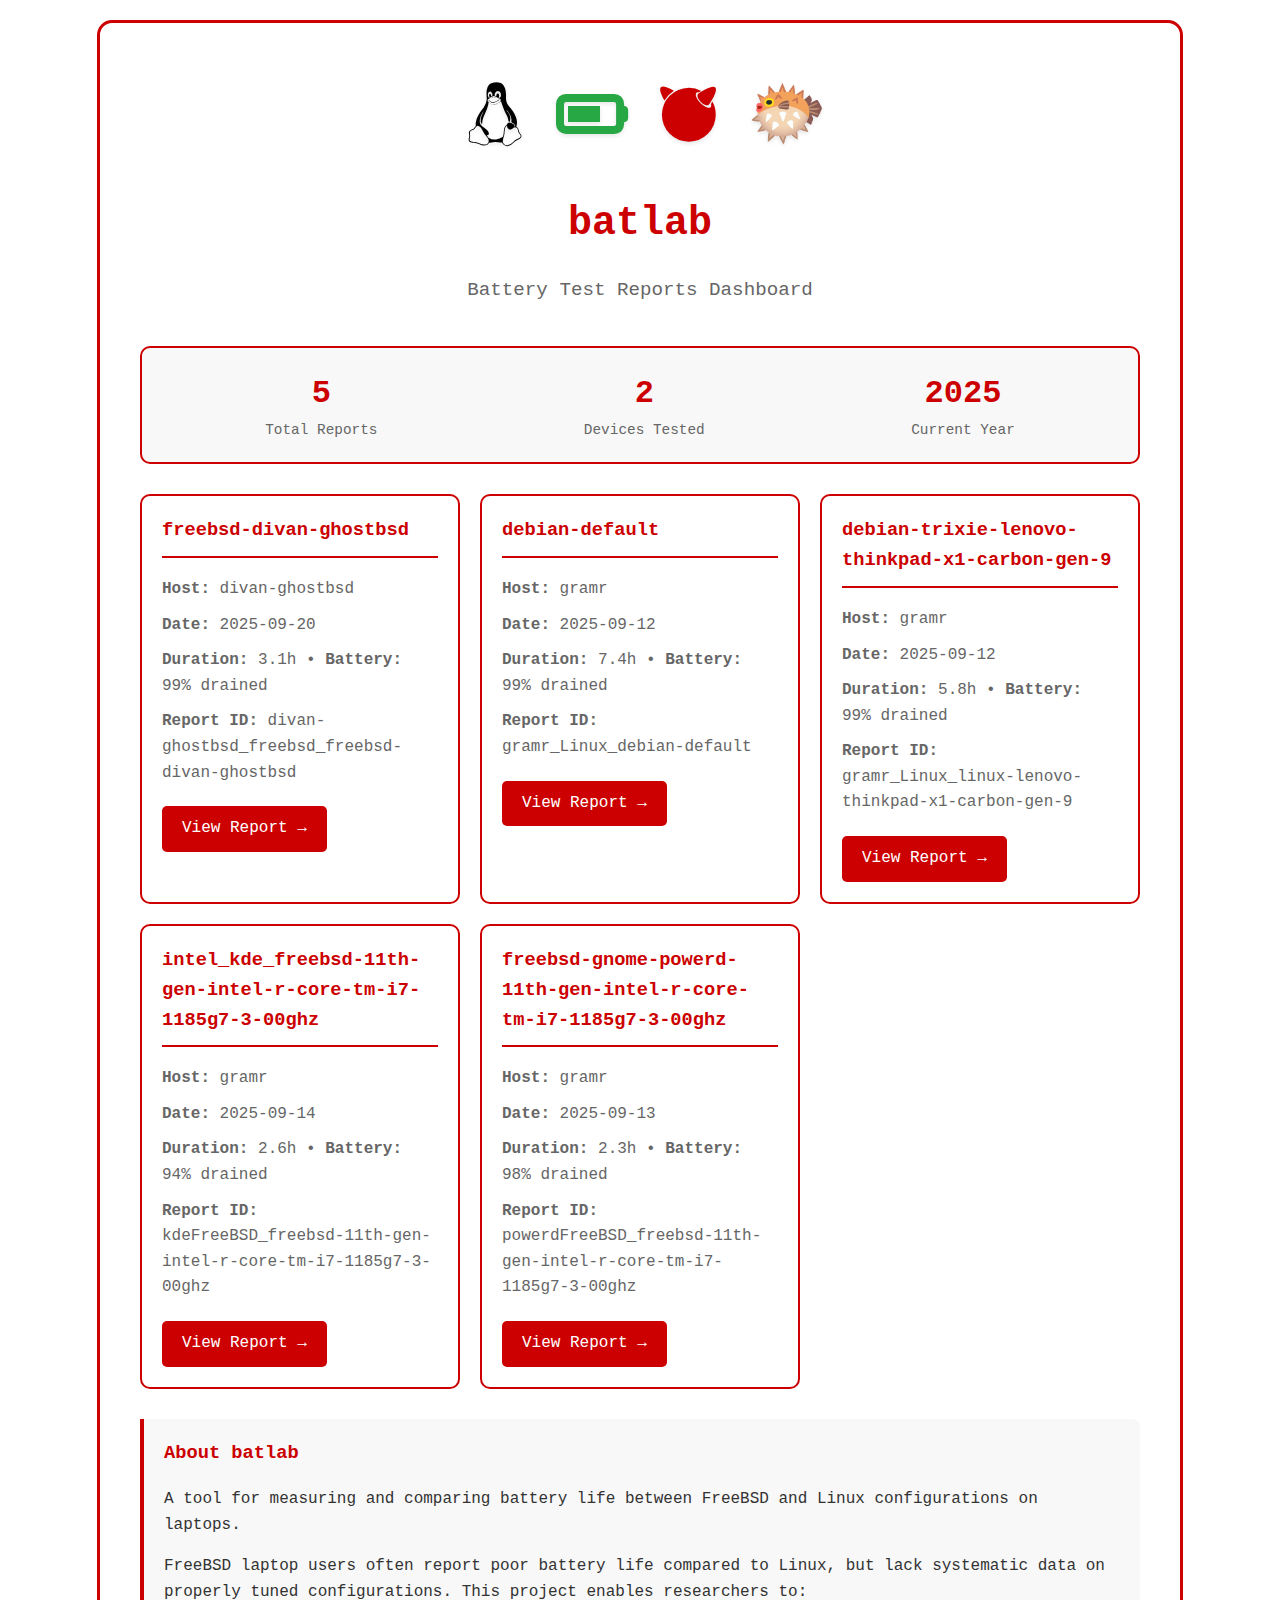
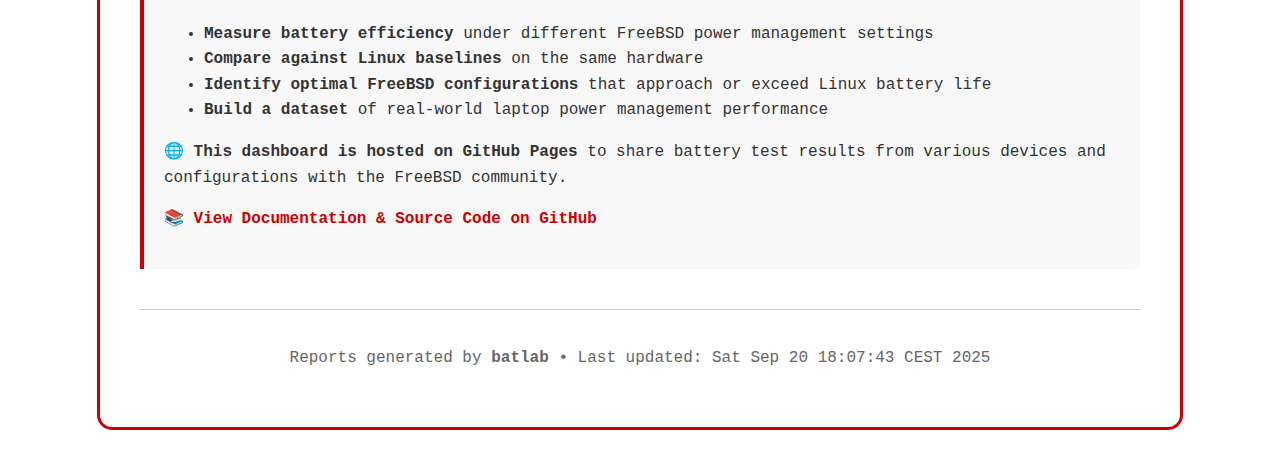
<file: docs/index.html>
<!DOCTYPE html>
<html lang="en">
<head>
    <meta charset="UTF-8">
    <meta name="viewport" content="width=device-width, initial-scale=1.0">
    <title>batlab - Battery Test Reports</title>
    <link rel="stylesheet" href="css/index-styles.css">
</head>
<body>
    <div class="container">
        <div class="header">
            <div class="header-icons">
                <i class="fab fa-linux" aria-label="Linux" title="Linux"></i>
                <i class="fas fa-battery-three-quarters" aria-label="Battery" title="Battery Testing"></i>
                <i class="fab fa-freebsd" aria-label="FreeBSD" title="FreeBSD"></i>
                <span class="openbsd-icon" aria-label="OpenBSD" title="OpenBSD">🐡</span>
            </div>
            <h1>batlab</h1>
            <p>Battery Test Reports Dashboard</p>
        </div>

        <div class="stats">
            <div class="stat">
                <div class="stat-value">5</div>
                <div class="stat-label">Total Reports</div>
            </div>
            <div class="stat">
                <div class="stat-value">       2</div>
                <div class="stat-label">Devices Tested</div>
            </div>
            <div class="stat">
                <div class="stat-value">2025</div>
                <div class="stat-label">Current Year</div>
            </div>
        </div>
        <div class="reports-grid">
            <div class="report-card">
                <h3>freebsd-divan-ghostbsd</h3>
                <p><strong>Host:</strong> divan-ghostbsd</p>
                <p><strong>Date:</strong> 2025-09-20</p>
                <p><strong>Duration:</strong> 3.1h • <strong>Battery:</strong> 99% drained</p>
                <p><strong>Report ID:</strong> divan-ghostbsd_freebsd_freebsd-divan-ghostbsd</p>
                <a href="reports/divan-ghostbsd_freebsd_freebsd-divan-ghostbsd.html">View Report →</a>
            </div>
            <div class="report-card">
                <h3>debian-default</h3>
                <p><strong>Host:</strong> gramr</p>
                <p><strong>Date:</strong> 2025-09-12</p>
                <p><strong>Duration:</strong> 7.4h • <strong>Battery:</strong> 99% drained</p>
                <p><strong>Report ID:</strong> gramr_Linux_debian-default</p>
                <a href="reports/gramr_Linux_debian-default.html">View Report →</a>
            </div>
            <div class="report-card">
                <h3>debian-trixie-lenovo-thinkpad-x1-carbon-gen-9</h3>
                <p><strong>Host:</strong> gramr</p>
                <p><strong>Date:</strong> 2025-09-12</p>
                <p><strong>Duration:</strong> 5.8h • <strong>Battery:</strong> 99% drained</p>
                <p><strong>Report ID:</strong> gramr_Linux_linux-lenovo-thinkpad-x1-carbon-gen-9</p>
                <a href="reports/gramr_Linux_linux-lenovo-thinkpad-x1-carbon-gen-9.html">View Report →</a>
            </div>
            <div class="report-card">
                <h3>intel_kde_freebsd-11th-gen-intel-r-core-tm-i7-1185g7-3-00ghz</h3>
                <p><strong>Host:</strong> gramr</p>
                <p><strong>Date:</strong> 2025-09-14</p>
                <p><strong>Duration:</strong> 2.6h • <strong>Battery:</strong> 94% drained</p>
                <p><strong>Report ID:</strong> kdeFreeBSD_freebsd-11th-gen-intel-r-core-tm-i7-1185g7-3-00ghz</p>
                <a href="reports/kdeFreeBSD_freebsd-11th-gen-intel-r-core-tm-i7-1185g7-3-00ghz.html">View Report →</a>
            </div>
            <div class="report-card">
                <h3>freebsd-gnome-powerd-11th-gen-intel-r-core-tm-i7-1185g7-3-00ghz</h3>
                <p><strong>Host:</strong> gramr</p>
                <p><strong>Date:</strong> 2025-09-13</p>
                <p><strong>Duration:</strong> 2.3h • <strong>Battery:</strong> 98% drained</p>
                <p><strong>Report ID:</strong> powerdFreeBSD_freebsd-11th-gen-intel-r-core-tm-i7-1185g7-3-00ghz</p>
                <a href="reports/powerdFreeBSD_freebsd-11th-gen-intel-r-core-tm-i7-1185g7-3-00ghz.html">View Report →</a>
            </div>
        </div>

        <div class="about">
            <h3>About batlab</h3>
            <p>A tool for measuring and comparing battery life between FreeBSD and Linux configurations on laptops.</p>
            <p>FreeBSD laptop users often report poor battery life compared to Linux, but lack systematic data on properly tuned configurations. This project enables researchers to:</p>
            <ul>
                <li><strong>Measure battery efficiency</strong> under different FreeBSD power management settings</li>
                <li><strong>Compare against Linux baselines</strong> on the same hardware</li>
                <li><strong>Identify optimal FreeBSD configurations</strong> that approach or exceed Linux battery life</li>
                <li><strong>Build a dataset</strong> of real-world laptop power management performance</li>
            </ul>
            <p><strong>🌐 This dashboard is hosted on GitHub Pages</strong> to share battery test results from various devices and configurations with the FreeBSD community.</p>
            <p><a href="https://github.com/your-username/batlab" target="_blank" rel="noopener">📚 View Documentation & Source Code on GitHub</a></p>
        </div>

        <div class="footer">
            <p>Reports generated by <strong>batlab</strong> • Last updated: Sat Sep 20 18:07:43 CEST 2025</p>
        </div>
    </div>
</body>
</html>
</file>
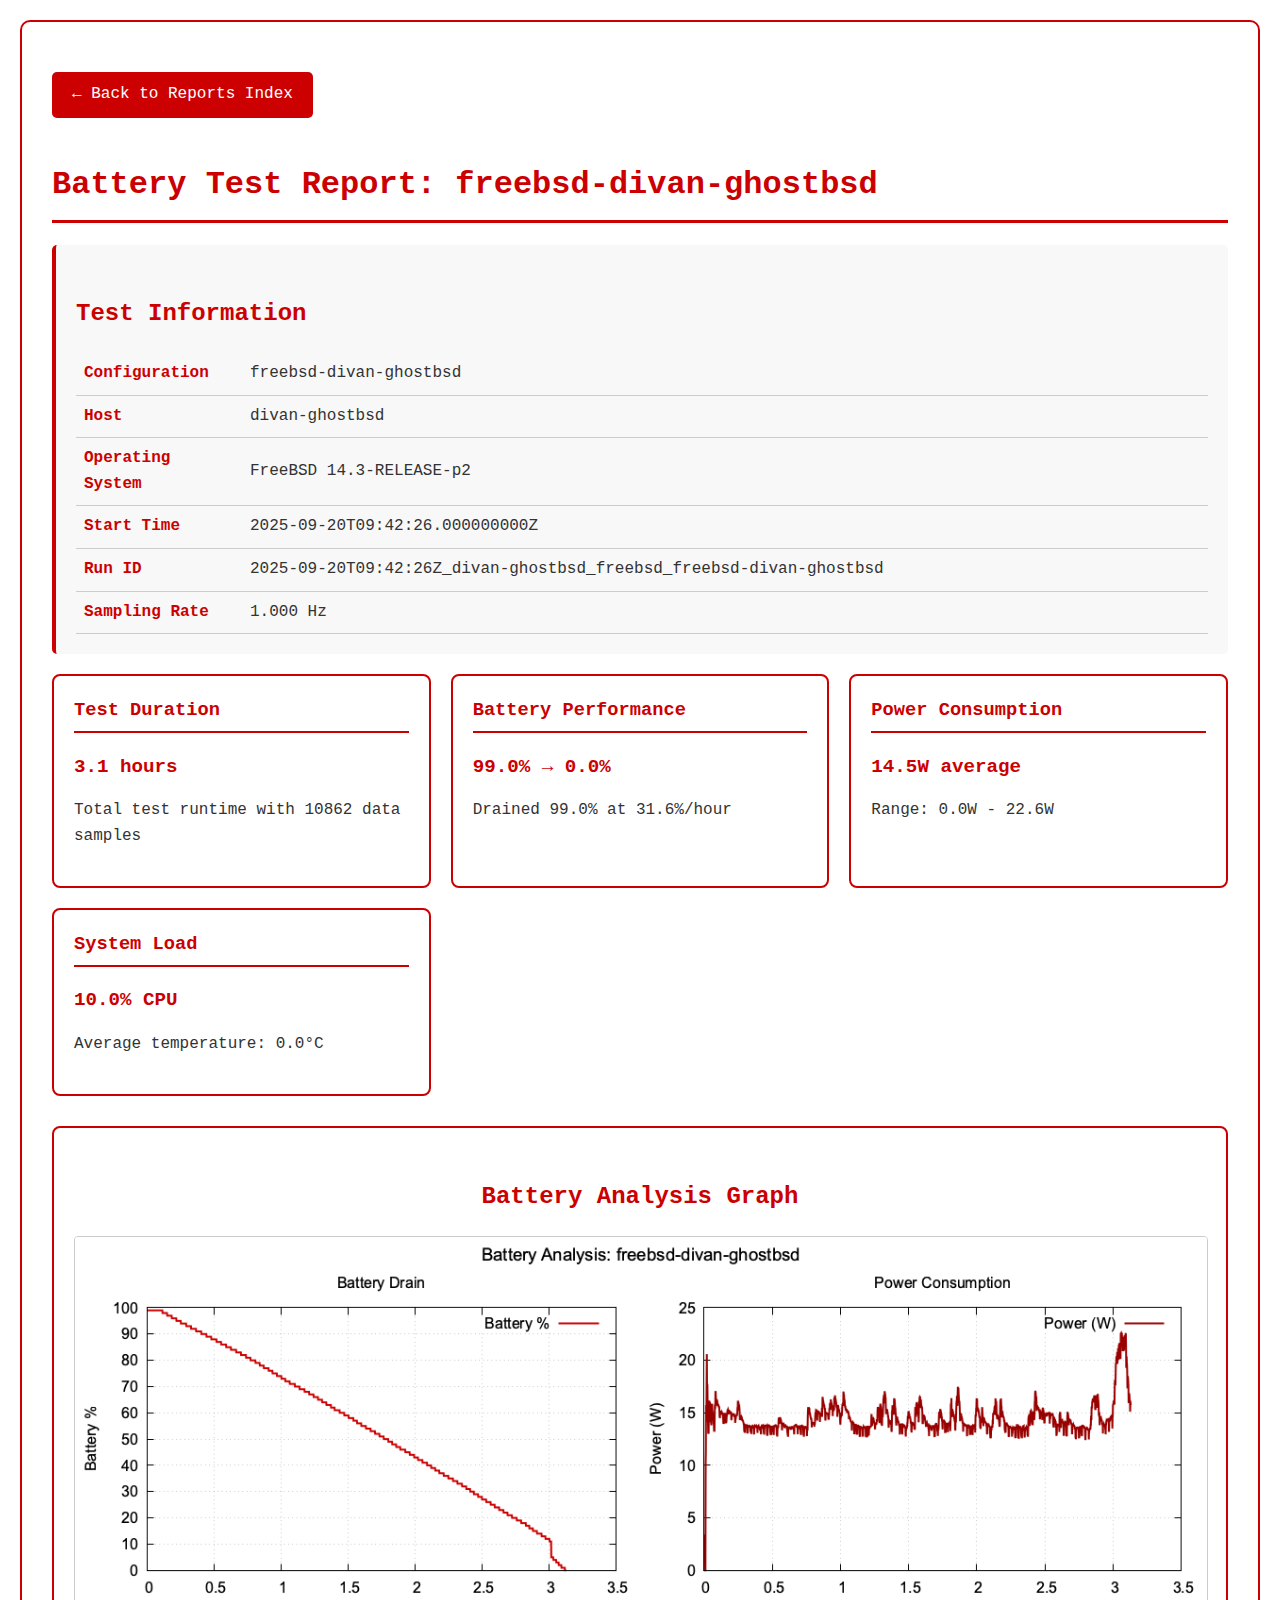
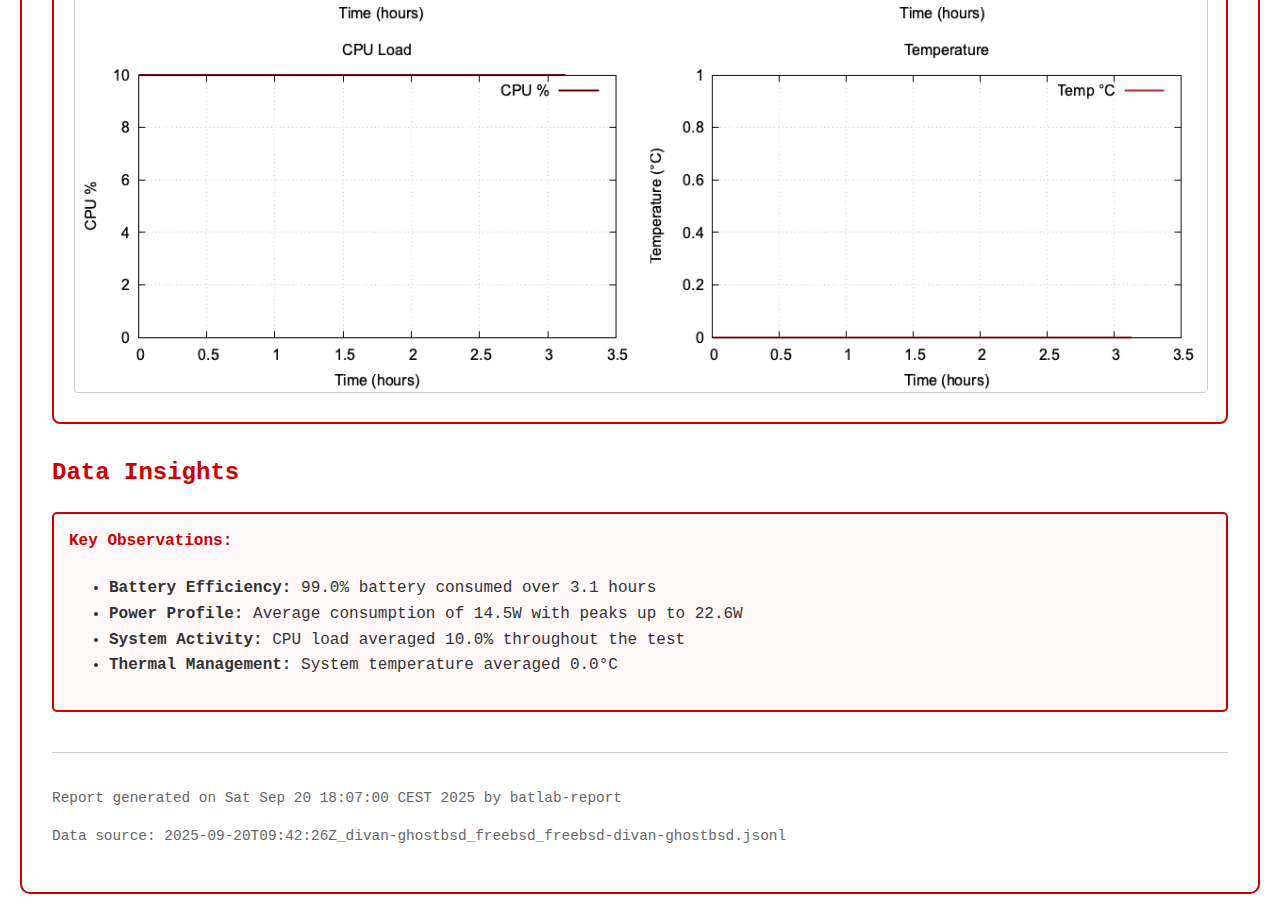
<file: docs/reports/divan-ghostbsd_freebsd_freebsd-divan-ghostbsd.html>
<!DOCTYPE html>
<html lang="en">
<head>
    <meta charset="UTF-8">
    <meta name="viewport" content="width=device-width, initial-scale=1.0">
    <title>Battery Report: freebsd-divan-ghostbsd</title>
    <link rel="stylesheet" href="../css/report-styles.css">
</head>
<body>
    <div class="container">
        <a href="../index.html" class="back-link">← Back to Reports Index</a>
        <h1>Battery Test Report: freebsd-divan-ghostbsd</h1>

        <div class="metadata">
            <h2>Test Information</h2>
            <table>
                <tr><td>Configuration</td><td>freebsd-divan-ghostbsd</td></tr>
                <tr><td>Host</td><td>divan-ghostbsd</td></tr>
                <tr><td>Operating System</td><td>FreeBSD 14.3-RELEASE-p2</td></tr>
                <tr><td>Start Time</td><td>2025-09-20T09:42:26.000000000Z</td></tr>
                <tr><td>Run ID</td><td>2025-09-20T09:42:26Z_divan-ghostbsd_freebsd_freebsd-divan-ghostbsd</td></tr>
                <tr><td>Sampling Rate</td><td>1.000 Hz</td></tr>
            </table>
        </div>

        <div class="stats">
            <div class="stat-card">
                <h3>Test Duration</h3>
                <div class="stat-value">3.1 hours</div>
                <p>Total test runtime with 10862 data samples</p>
            </div>
            <div class="stat-card">
                <h3>Battery Performance</h3>
                <div class="stat-value">99.0% → 0.0%</div>
                <p>Drained 99.0% at 31.6%/hour</p>
            </div>
            <div class="stat-card">
                <h3>Power Consumption</h3>
                <div class="stat-value">14.5W average</div>
                <p>Range: 0.0W - 22.6W</p>
            </div>
            <div class="stat-card">
                <h3>System Load</h3>
                <div class="stat-value">10.0% CPU</div>
                <p>Average temperature: 0.0°C</p>
            </div>
        </div>

        <div class="graph-container">
            <h2>Battery Analysis Graph</h2>
            <img src="divan-ghostbsd_freebsd_freebsd-divan-ghostbsd.png" alt="Battery Analysis Graph" />
        </div>

        <h2>Data Insights</h2>
        <div class="insights">
            <h4>Key Observations:</h4>
            <ul>
                <li><strong>Battery Efficiency:</strong> 99.0% battery consumed over 3.1 hours</li>
                <li><strong>Power Profile:</strong> Average consumption of 14.5W with peaks up to 22.6W</li>
                <li><strong>System Activity:</strong> CPU load averaged 10.0% throughout the test</li>
                <li><strong>Thermal Management:</strong> System temperature averaged 0.0°C</li>
            </ul>
        </div>

        <div class="footer">
            <p>Report generated on Sat Sep 20 18:07:00 CEST 2025 by batlab-report</p>
            <p>Data source: 2025-09-20T09:42:26Z_divan-ghostbsd_freebsd_freebsd-divan-ghostbsd.jsonl</p>
        </div>
    </div>
</body>
</html>
</file>
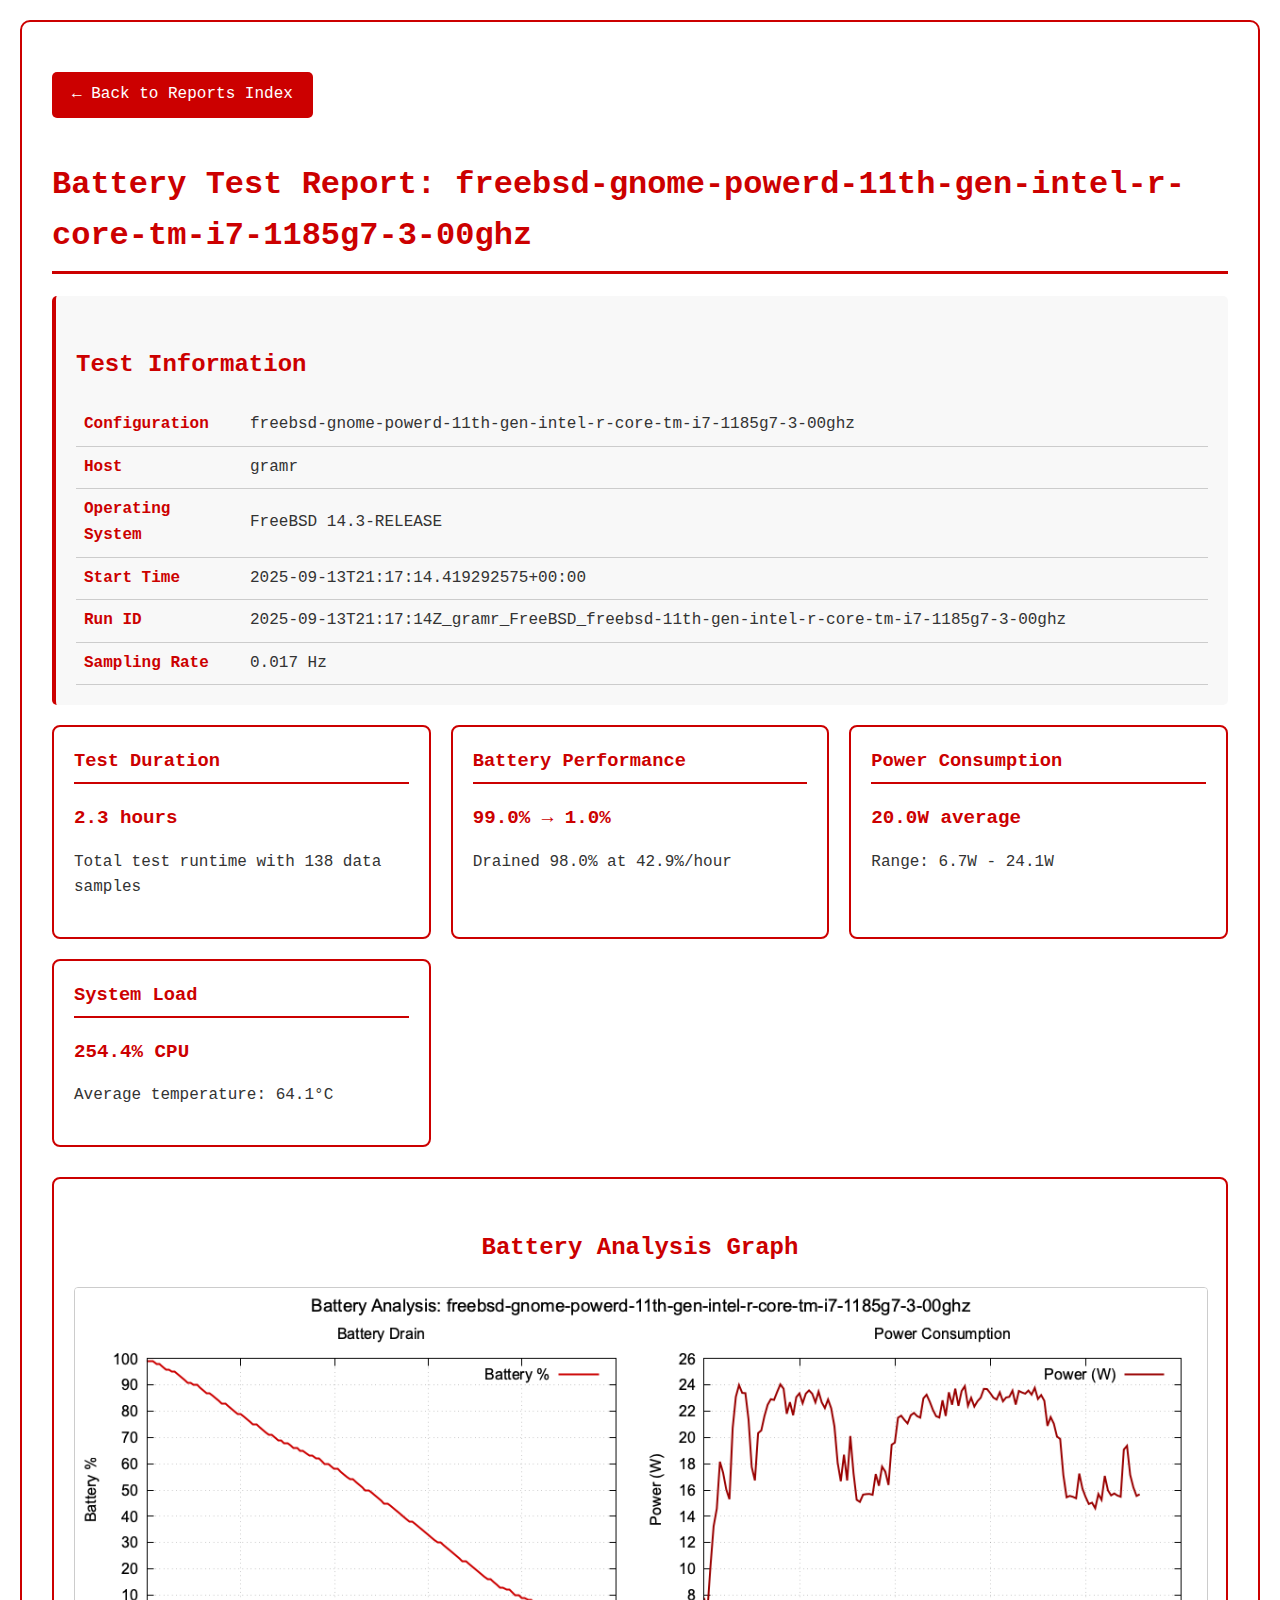
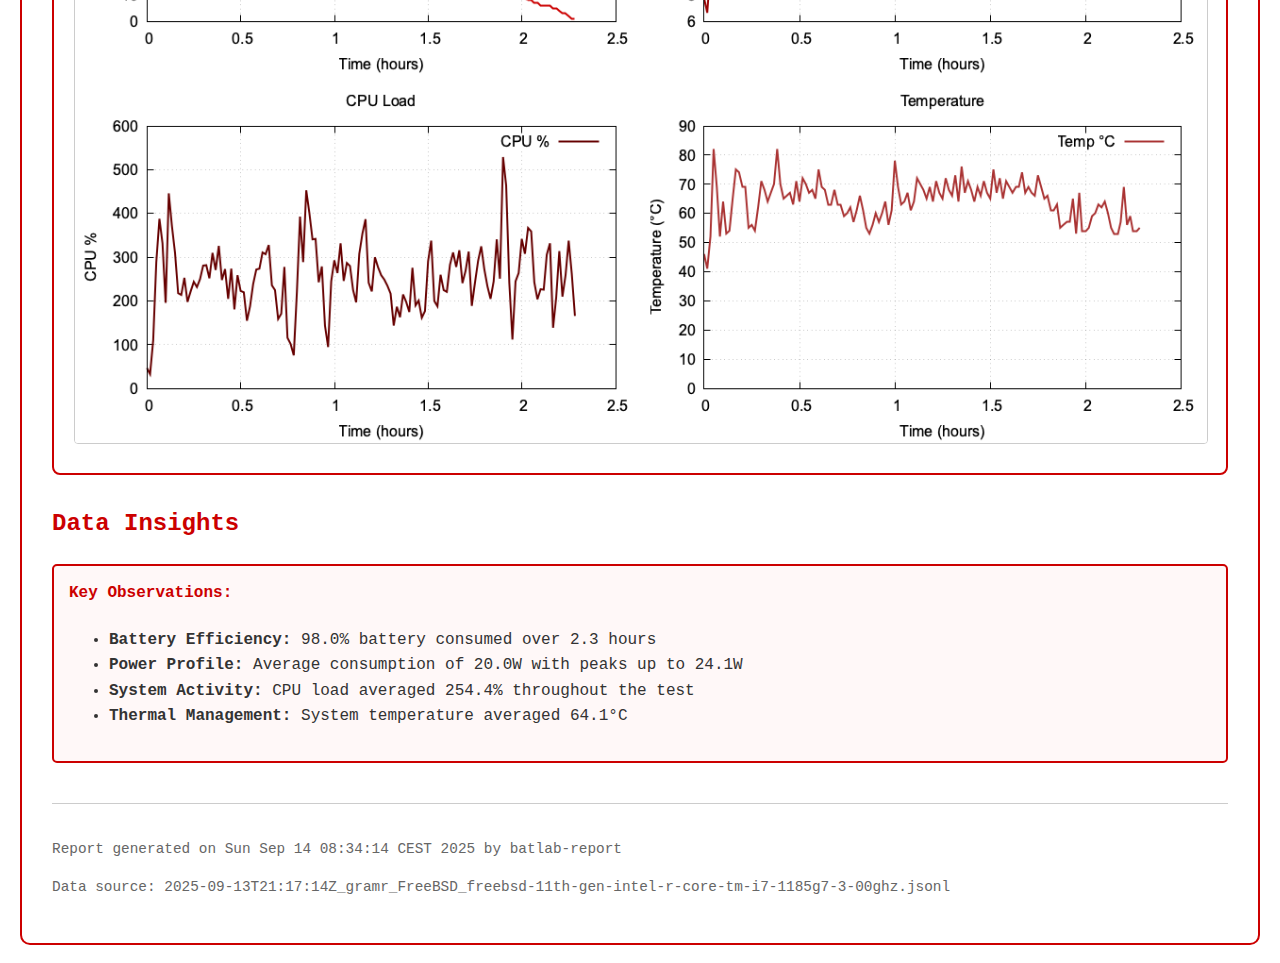
<file: docs/reports/freebsd-11th-gen-intel-r-core-tm-i7-1185g7-3-00ghz.html>
<!DOCTYPE html>
<html lang="en">
<head>
    <meta charset="UTF-8">
    <meta name="viewport" content="width=device-width, initial-scale=1.0">
    <title>Battery Report: freebsd-gnome-powerd-11th-gen-intel-r-core-tm-i7-1185g7-3-00ghz</title>
    <link rel="stylesheet" href="../css/report-styles.css">
</head>
<body>
    <div class="container">
        <a href="../index.html" class="back-link">← Back to Reports Index</a>
        <h1>Battery Test Report: freebsd-gnome-powerd-11th-gen-intel-r-core-tm-i7-1185g7-3-00ghz</h1>

        <div class="metadata">
            <h2>Test Information</h2>
            <table>
                <tr><td>Configuration</td><td>freebsd-gnome-powerd-11th-gen-intel-r-core-tm-i7-1185g7-3-00ghz</td></tr>
                <tr><td>Host</td><td>gramr</td></tr>
                <tr><td>Operating System</td><td>FreeBSD 14.3-RELEASE</td></tr>
                <tr><td>Start Time</td><td>2025-09-13T21:17:14.419292575+00:00</td></tr>
                <tr><td>Run ID</td><td>2025-09-13T21:17:14Z_gramr_FreeBSD_freebsd-11th-gen-intel-r-core-tm-i7-1185g7-3-00ghz</td></tr>
                <tr><td>Sampling Rate</td><td>0.017 Hz</td></tr>
            </table>
        </div>

        <div class="stats">
            <div class="stat-card">
                <h3>Test Duration</h3>
                <div class="stat-value">2.3 hours</div>
                <p>Total test runtime with 138 data samples</p>
            </div>
            <div class="stat-card">
                <h3>Battery Performance</h3>
                <div class="stat-value">99.0% → 1.0%</div>
                <p>Drained 98.0% at 42.9%/hour</p>
            </div>
            <div class="stat-card">
                <h3>Power Consumption</h3>
                <div class="stat-value">20.0W average</div>
                <p>Range: 6.7W - 24.1W</p>
            </div>
            <div class="stat-card">
                <h3>System Load</h3>
                <div class="stat-value">254.4% CPU</div>
                <p>Average temperature: 64.1°C</p>
            </div>
        </div>

        <div class="graph-container">
            <h2>Battery Analysis Graph</h2>
            <img src="freebsd-11th-gen-intel-r-core-tm-i7-1185g7-3-00ghz.png" alt="Battery Analysis Graph" />
        </div>

        <h2>Data Insights</h2>
        <div class="insights">
            <h4>Key Observations:</h4>
            <ul>
                <li><strong>Battery Efficiency:</strong> 98.0% battery consumed over 2.3 hours</li>
                <li><strong>Power Profile:</strong> Average consumption of 20.0W with peaks up to 24.1W</li>
                <li><strong>System Activity:</strong> CPU load averaged 254.4% throughout the test</li>
                <li><strong>Thermal Management:</strong> System temperature averaged 64.1°C</li>
            </ul>
        </div>

        <div class="footer">
            <p>Report generated on Sun Sep 14 08:34:14 CEST 2025 by batlab-report</p>
            <p>Data source: 2025-09-13T21:17:14Z_gramr_FreeBSD_freebsd-11th-gen-intel-r-core-tm-i7-1185g7-3-00ghz.jsonl</p>
        </div>
    </div>
</body>
</html>
</file>
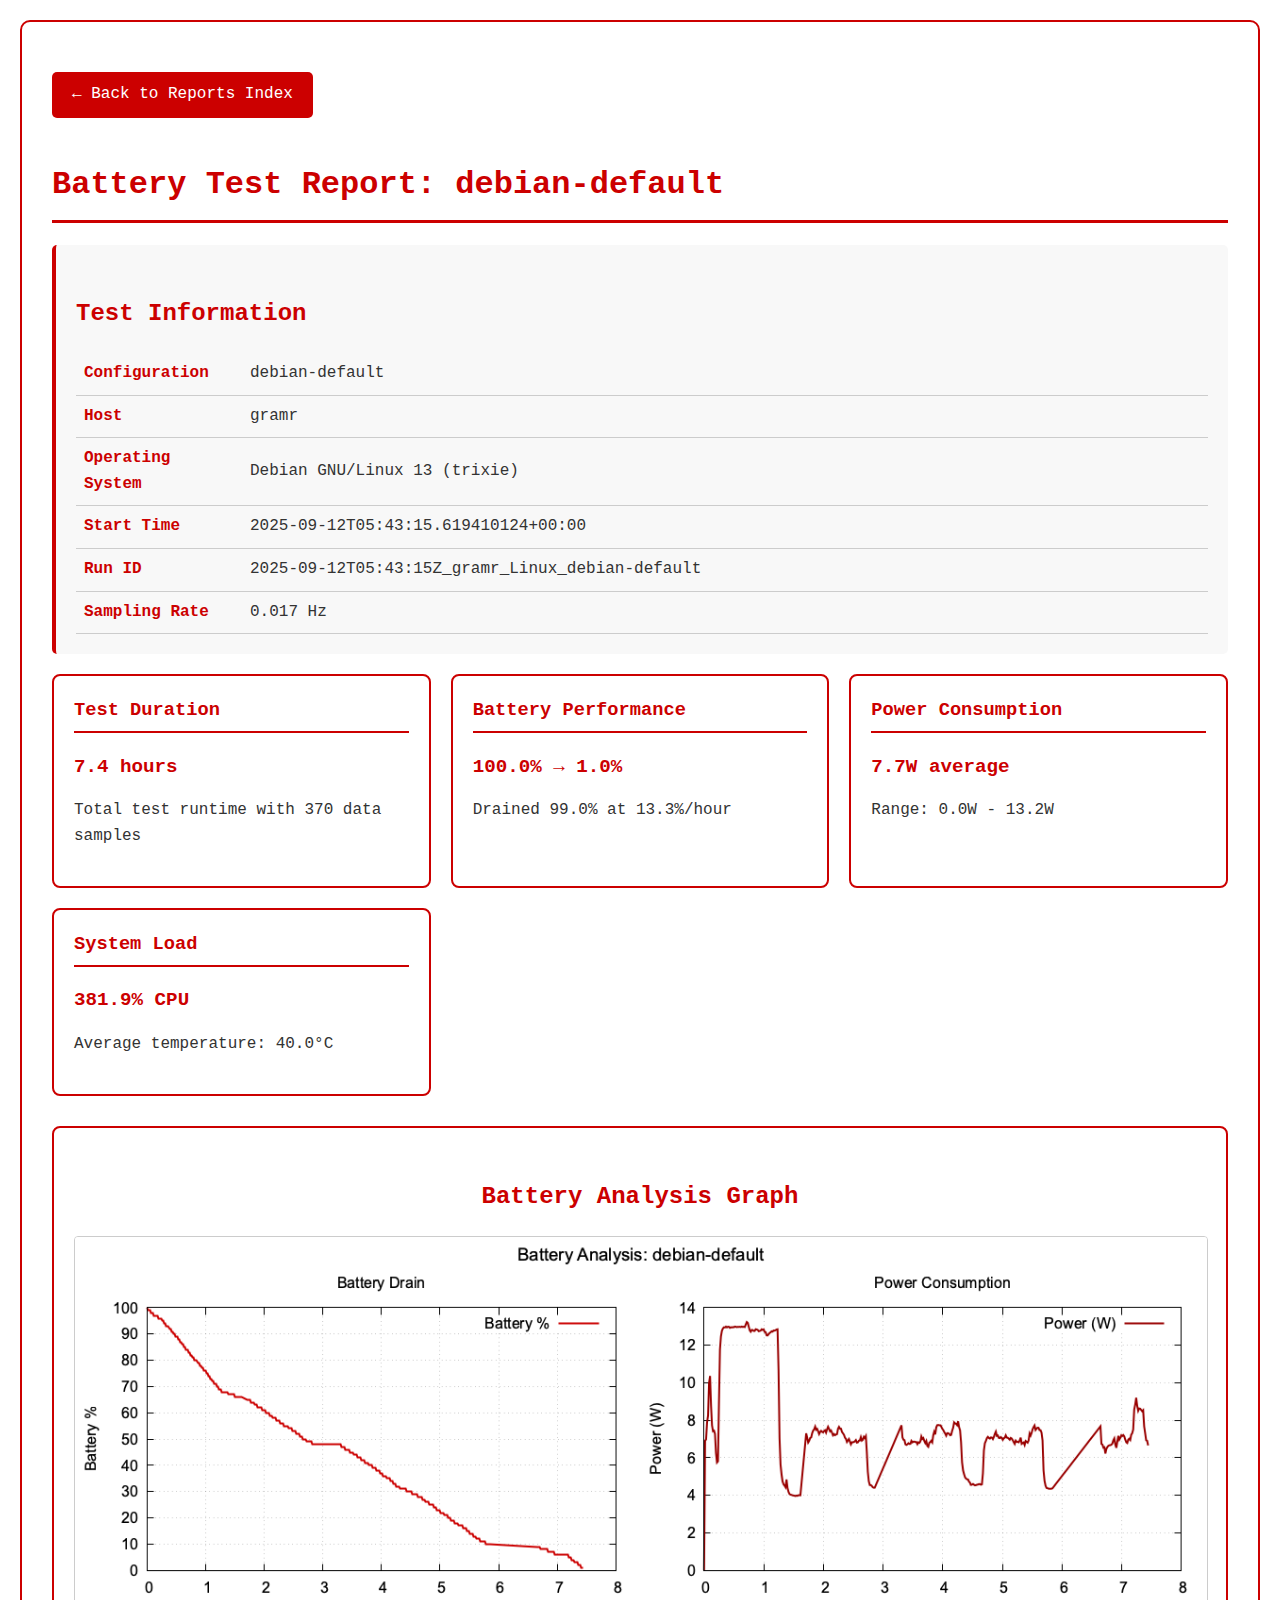
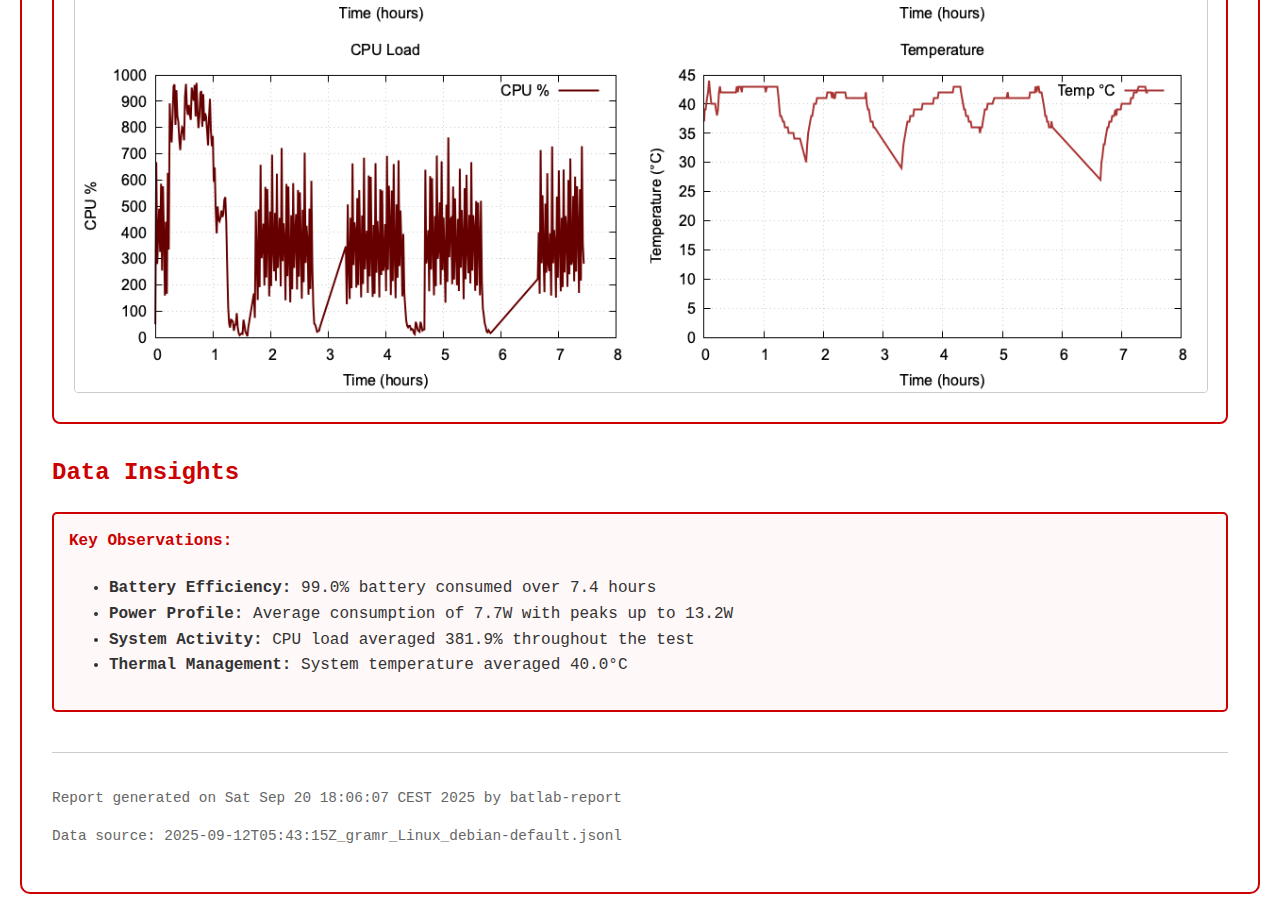
<file: docs/reports/gramr_Linux_debian-default.html>
<!DOCTYPE html>
<html lang="en">
<head>
    <meta charset="UTF-8">
    <meta name="viewport" content="width=device-width, initial-scale=1.0">
    <title>Battery Report: debian-default</title>
    <link rel="stylesheet" href="../css/report-styles.css">
</head>
<body>
    <div class="container">
        <a href="../index.html" class="back-link">← Back to Reports Index</a>
        <h1>Battery Test Report: debian-default</h1>

        <div class="metadata">
            <h2>Test Information</h2>
            <table>
                <tr><td>Configuration</td><td>debian-default</td></tr>
                <tr><td>Host</td><td>gramr</td></tr>
                <tr><td>Operating System</td><td>Debian GNU/Linux 13 (trixie)</td></tr>
                <tr><td>Start Time</td><td>2025-09-12T05:43:15.619410124+00:00</td></tr>
                <tr><td>Run ID</td><td>2025-09-12T05:43:15Z_gramr_Linux_debian-default</td></tr>
                <tr><td>Sampling Rate</td><td>0.017 Hz</td></tr>
            </table>
        </div>

        <div class="stats">
            <div class="stat-card">
                <h3>Test Duration</h3>
                <div class="stat-value">7.4 hours</div>
                <p>Total test runtime with 370 data samples</p>
            </div>
            <div class="stat-card">
                <h3>Battery Performance</h3>
                <div class="stat-value">100.0% → 1.0%</div>
                <p>Drained 99.0% at 13.3%/hour</p>
            </div>
            <div class="stat-card">
                <h3>Power Consumption</h3>
                <div class="stat-value">7.7W average</div>
                <p>Range: 0.0W - 13.2W</p>
            </div>
            <div class="stat-card">
                <h3>System Load</h3>
                <div class="stat-value">381.9% CPU</div>
                <p>Average temperature: 40.0°C</p>
            </div>
        </div>

        <div class="graph-container">
            <h2>Battery Analysis Graph</h2>
            <img src="gramr_Linux_debian-default.png" alt="Battery Analysis Graph" />
        </div>

        <h2>Data Insights</h2>
        <div class="insights">
            <h4>Key Observations:</h4>
            <ul>
                <li><strong>Battery Efficiency:</strong> 99.0% battery consumed over 7.4 hours</li>
                <li><strong>Power Profile:</strong> Average consumption of 7.7W with peaks up to 13.2W</li>
                <li><strong>System Activity:</strong> CPU load averaged 381.9% throughout the test</li>
                <li><strong>Thermal Management:</strong> System temperature averaged 40.0°C</li>
            </ul>
        </div>

        <div class="footer">
            <p>Report generated on Sat Sep 20 18:06:07 CEST 2025 by batlab-report</p>
            <p>Data source: 2025-09-12T05:43:15Z_gramr_Linux_debian-default.jsonl</p>
        </div>
    </div>
</body>
</html>
</file>
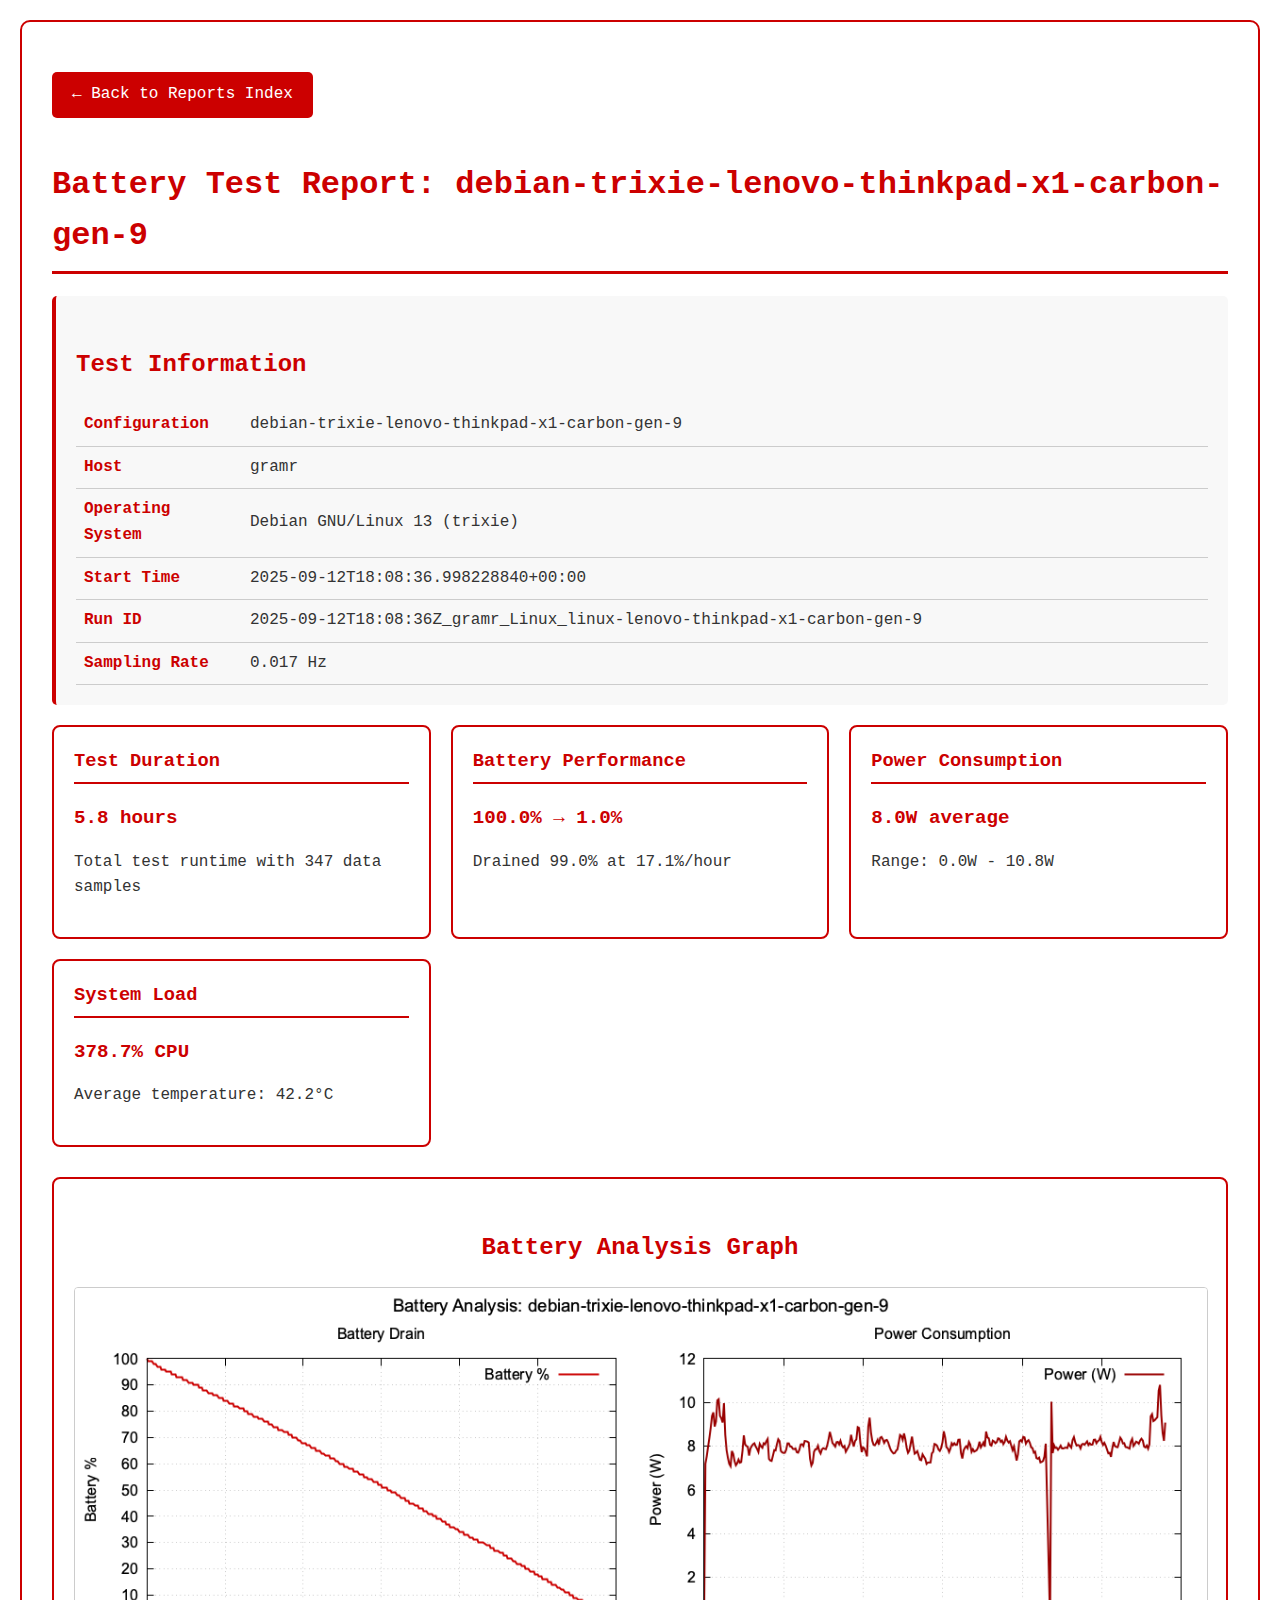
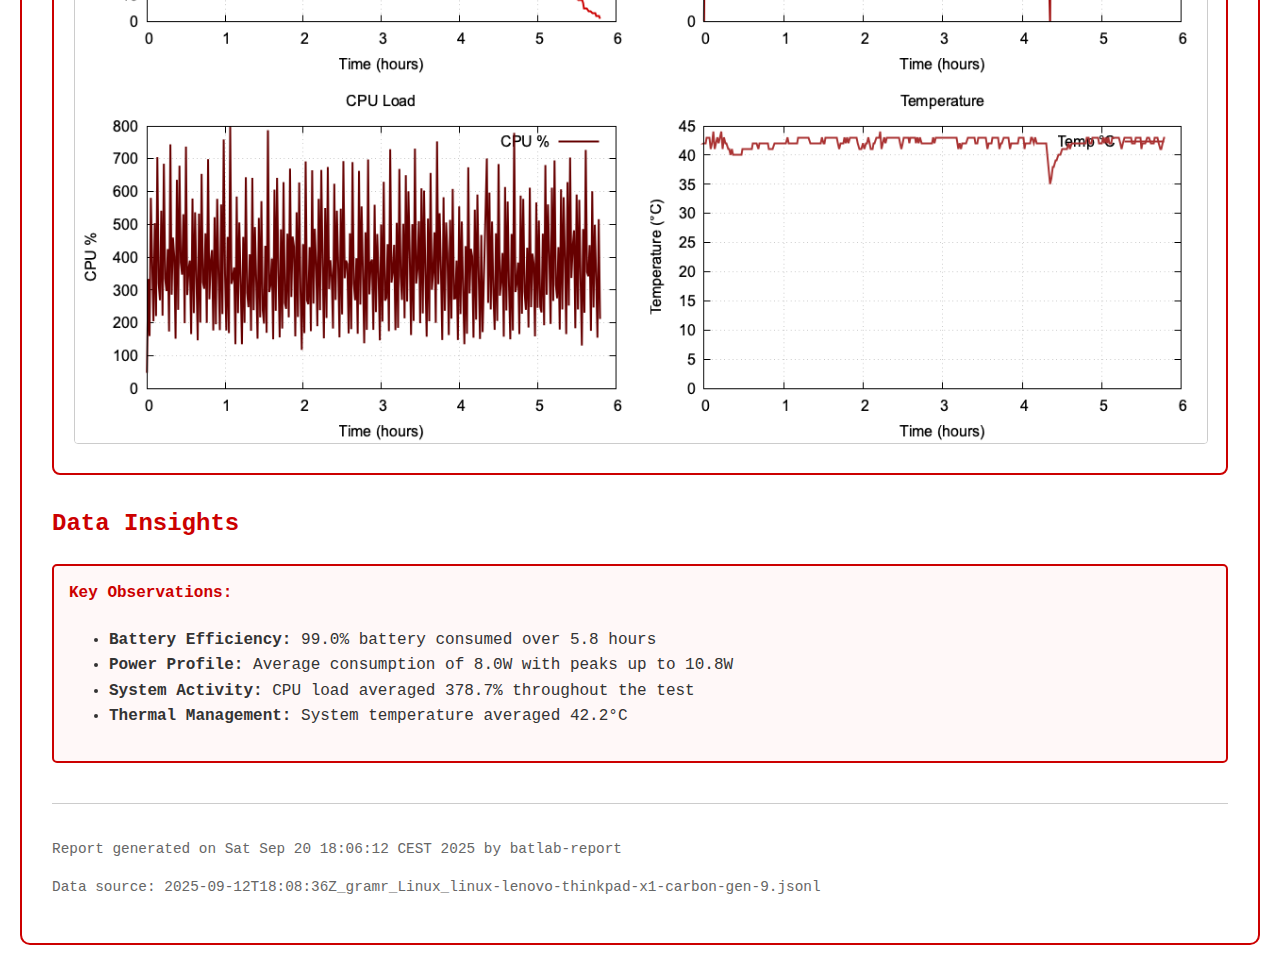
<file: docs/reports/gramr_Linux_linux-lenovo-thinkpad-x1-carbon-gen-9.html>
<!DOCTYPE html>
<html lang="en">
<head>
    <meta charset="UTF-8">
    <meta name="viewport" content="width=device-width, initial-scale=1.0">
    <title>Battery Report: debian-trixie-lenovo-thinkpad-x1-carbon-gen-9</title>
    <link rel="stylesheet" href="../css/report-styles.css">
</head>
<body>
    <div class="container">
        <a href="../index.html" class="back-link">← Back to Reports Index</a>
        <h1>Battery Test Report: debian-trixie-lenovo-thinkpad-x1-carbon-gen-9</h1>

        <div class="metadata">
            <h2>Test Information</h2>
            <table>
                <tr><td>Configuration</td><td>debian-trixie-lenovo-thinkpad-x1-carbon-gen-9</td></tr>
                <tr><td>Host</td><td>gramr</td></tr>
                <tr><td>Operating System</td><td>Debian GNU/Linux 13 (trixie)</td></tr>
                <tr><td>Start Time</td><td>2025-09-12T18:08:36.998228840+00:00</td></tr>
                <tr><td>Run ID</td><td>2025-09-12T18:08:36Z_gramr_Linux_linux-lenovo-thinkpad-x1-carbon-gen-9</td></tr>
                <tr><td>Sampling Rate</td><td>0.017 Hz</td></tr>
            </table>
        </div>

        <div class="stats">
            <div class="stat-card">
                <h3>Test Duration</h3>
                <div class="stat-value">5.8 hours</div>
                <p>Total test runtime with 347 data samples</p>
            </div>
            <div class="stat-card">
                <h3>Battery Performance</h3>
                <div class="stat-value">100.0% → 1.0%</div>
                <p>Drained 99.0% at 17.1%/hour</p>
            </div>
            <div class="stat-card">
                <h3>Power Consumption</h3>
                <div class="stat-value">8.0W average</div>
                <p>Range: 0.0W - 10.8W</p>
            </div>
            <div class="stat-card">
                <h3>System Load</h3>
                <div class="stat-value">378.7% CPU</div>
                <p>Average temperature: 42.2°C</p>
            </div>
        </div>

        <div class="graph-container">
            <h2>Battery Analysis Graph</h2>
            <img src="gramr_Linux_linux-lenovo-thinkpad-x1-carbon-gen-9.png" alt="Battery Analysis Graph" />
        </div>

        <h2>Data Insights</h2>
        <div class="insights">
            <h4>Key Observations:</h4>
            <ul>
                <li><strong>Battery Efficiency:</strong> 99.0% battery consumed over 5.8 hours</li>
                <li><strong>Power Profile:</strong> Average consumption of 8.0W with peaks up to 10.8W</li>
                <li><strong>System Activity:</strong> CPU load averaged 378.7% throughout the test</li>
                <li><strong>Thermal Management:</strong> System temperature averaged 42.2°C</li>
            </ul>
        </div>

        <div class="footer">
            <p>Report generated on Sat Sep 20 18:06:12 CEST 2025 by batlab-report</p>
            <p>Data source: 2025-09-12T18:08:36Z_gramr_Linux_linux-lenovo-thinkpad-x1-carbon-gen-9.jsonl</p>
        </div>
    </div>
</body>
</html>
</file>
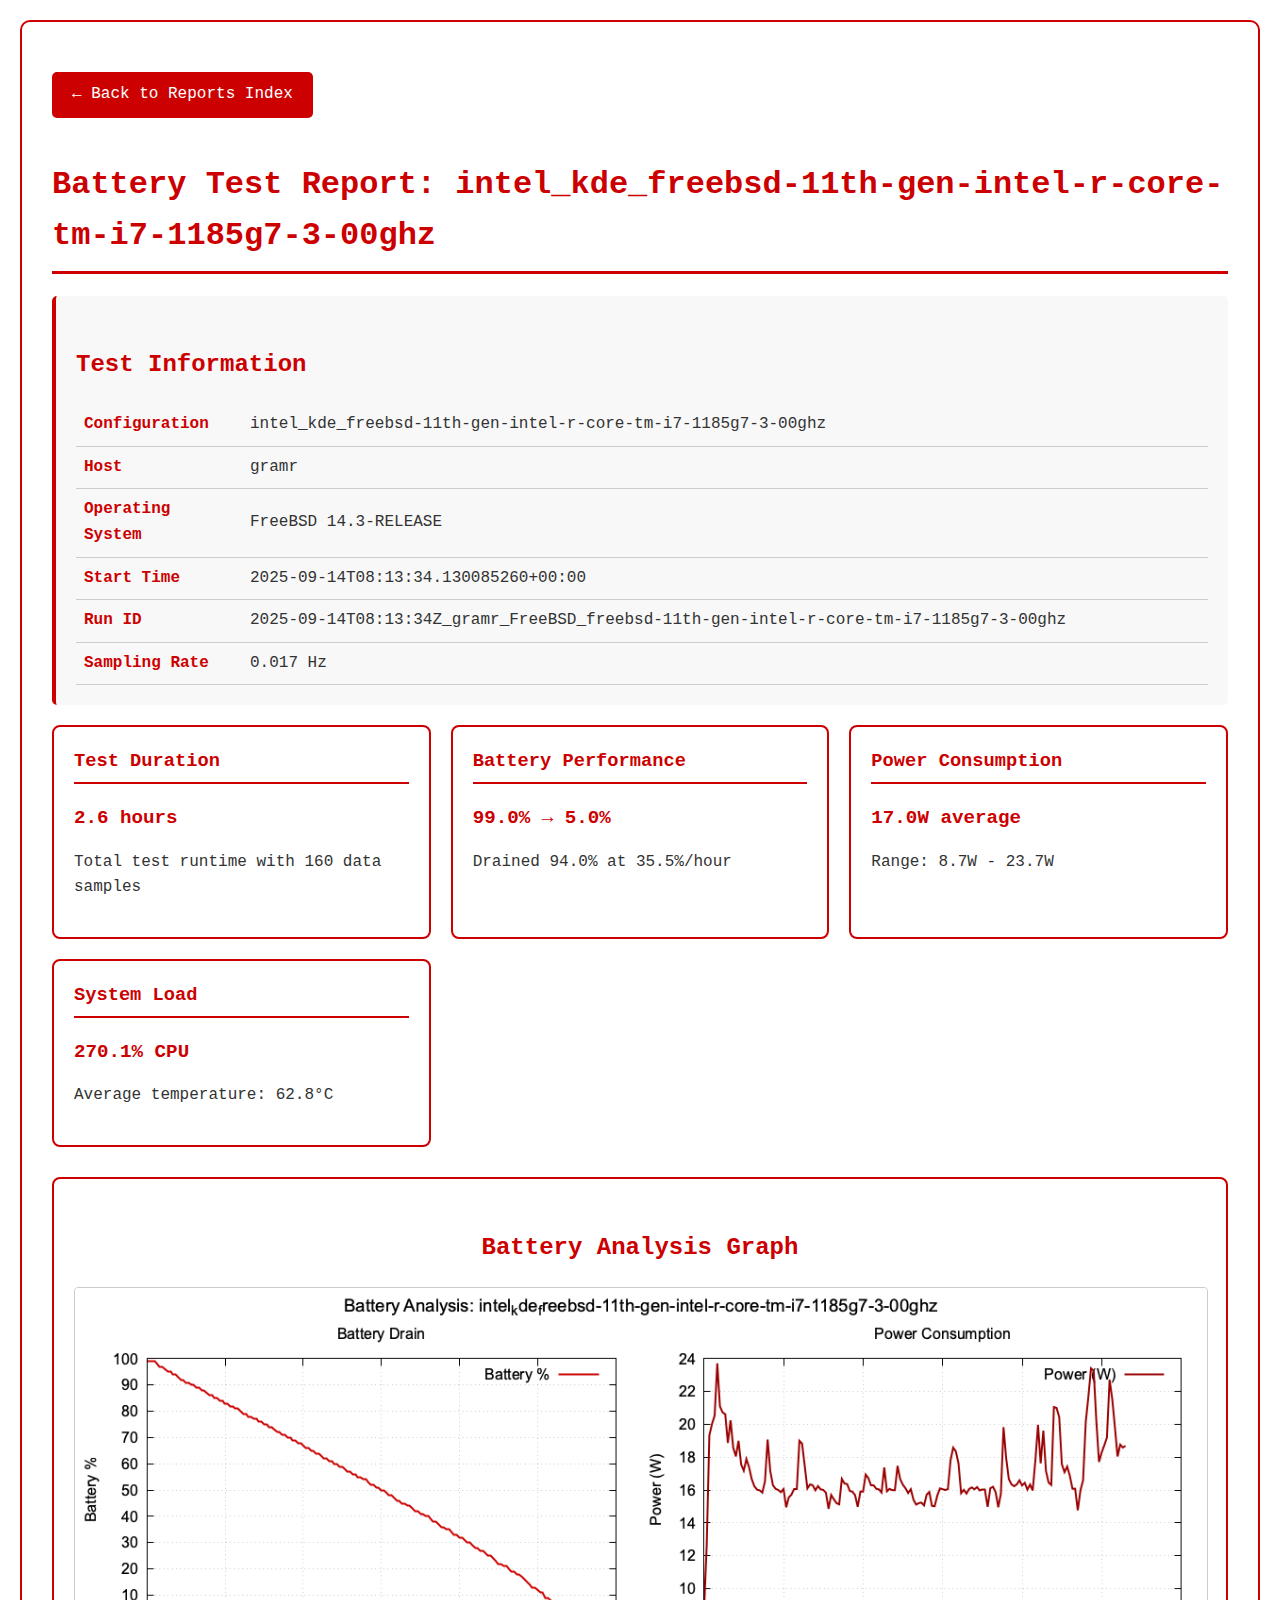
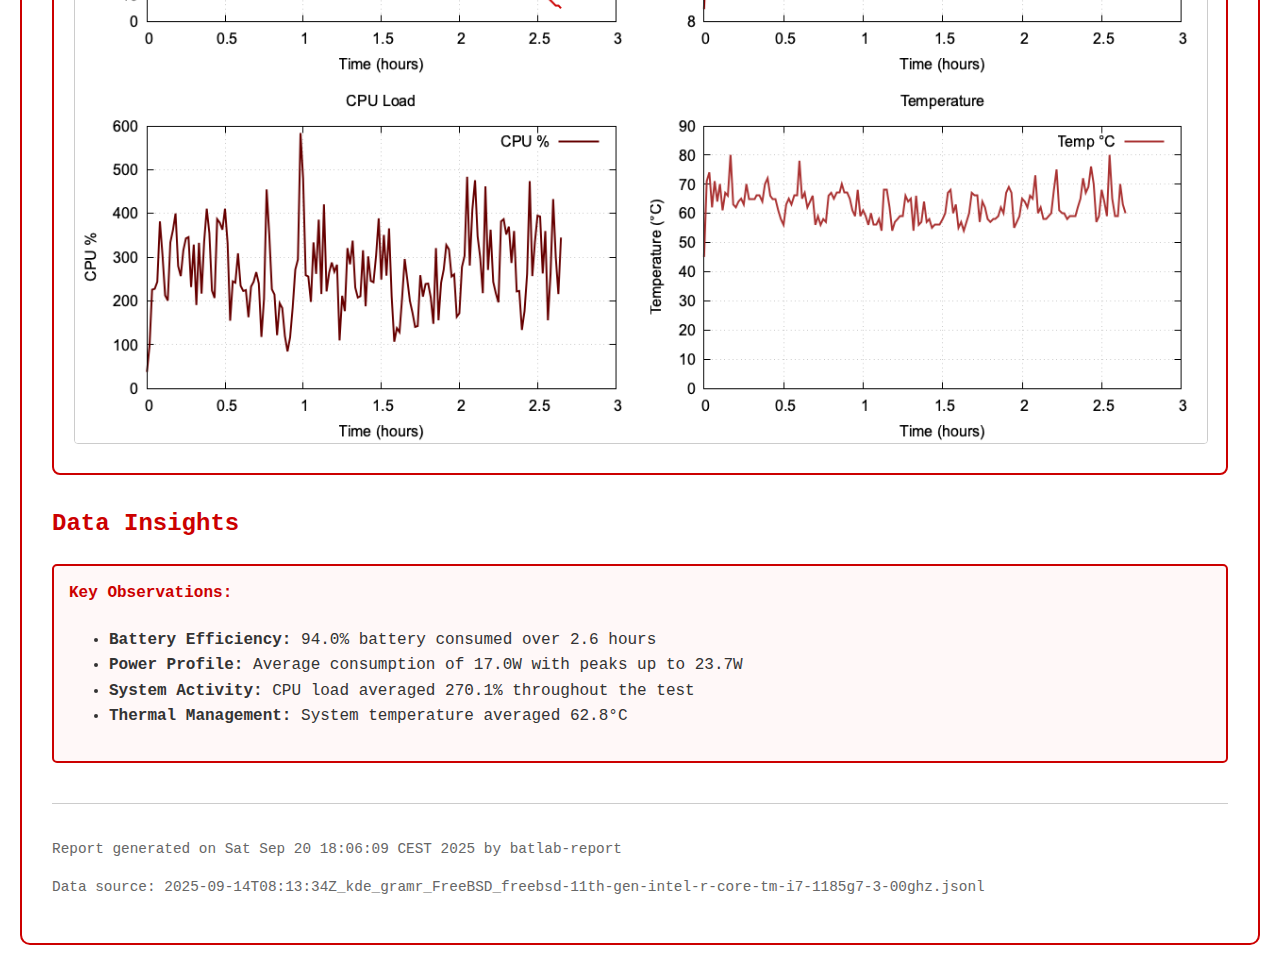
<file: docs/reports/kdeFreeBSD_freebsd-11th-gen-intel-r-core-tm-i7-1185g7-3-00ghz.html>
<!DOCTYPE html>
<html lang="en">
<head>
    <meta charset="UTF-8">
    <meta name="viewport" content="width=device-width, initial-scale=1.0">
    <title>Battery Report: intel_kde_freebsd-11th-gen-intel-r-core-tm-i7-1185g7-3-00ghz</title>
    <link rel="stylesheet" href="../css/report-styles.css">
</head>
<body>
    <div class="container">
        <a href="../index.html" class="back-link">← Back to Reports Index</a>
        <h1>Battery Test Report: intel_kde_freebsd-11th-gen-intel-r-core-tm-i7-1185g7-3-00ghz</h1>

        <div class="metadata">
            <h2>Test Information</h2>
            <table>
                <tr><td>Configuration</td><td>intel_kde_freebsd-11th-gen-intel-r-core-tm-i7-1185g7-3-00ghz</td></tr>
                <tr><td>Host</td><td>gramr</td></tr>
                <tr><td>Operating System</td><td>FreeBSD 14.3-RELEASE</td></tr>
                <tr><td>Start Time</td><td>2025-09-14T08:13:34.130085260+00:00</td></tr>
                <tr><td>Run ID</td><td>2025-09-14T08:13:34Z_gramr_FreeBSD_freebsd-11th-gen-intel-r-core-tm-i7-1185g7-3-00ghz</td></tr>
                <tr><td>Sampling Rate</td><td>0.017 Hz</td></tr>
            </table>
        </div>

        <div class="stats">
            <div class="stat-card">
                <h3>Test Duration</h3>
                <div class="stat-value">2.6 hours</div>
                <p>Total test runtime with 160 data samples</p>
            </div>
            <div class="stat-card">
                <h3>Battery Performance</h3>
                <div class="stat-value">99.0% → 5.0%</div>
                <p>Drained 94.0% at 35.5%/hour</p>
            </div>
            <div class="stat-card">
                <h3>Power Consumption</h3>
                <div class="stat-value">17.0W average</div>
                <p>Range: 8.7W - 23.7W</p>
            </div>
            <div class="stat-card">
                <h3>System Load</h3>
                <div class="stat-value">270.1% CPU</div>
                <p>Average temperature: 62.8°C</p>
            </div>
        </div>

        <div class="graph-container">
            <h2>Battery Analysis Graph</h2>
            <img src="kdeFreeBSD_freebsd-11th-gen-intel-r-core-tm-i7-1185g7-3-00ghz.png" alt="Battery Analysis Graph" />
        </div>

        <h2>Data Insights</h2>
        <div class="insights">
            <h4>Key Observations:</h4>
            <ul>
                <li><strong>Battery Efficiency:</strong> 94.0% battery consumed over 2.6 hours</li>
                <li><strong>Power Profile:</strong> Average consumption of 17.0W with peaks up to 23.7W</li>
                <li><strong>System Activity:</strong> CPU load averaged 270.1% throughout the test</li>
                <li><strong>Thermal Management:</strong> System temperature averaged 62.8°C</li>
            </ul>
        </div>

        <div class="footer">
            <p>Report generated on Sat Sep 20 18:06:09 CEST 2025 by batlab-report</p>
            <p>Data source: 2025-09-14T08:13:34Z_kde_gramr_FreeBSD_freebsd-11th-gen-intel-r-core-tm-i7-1185g7-3-00ghz.jsonl</p>
        </div>
    </div>
</body>
</html>
</file>
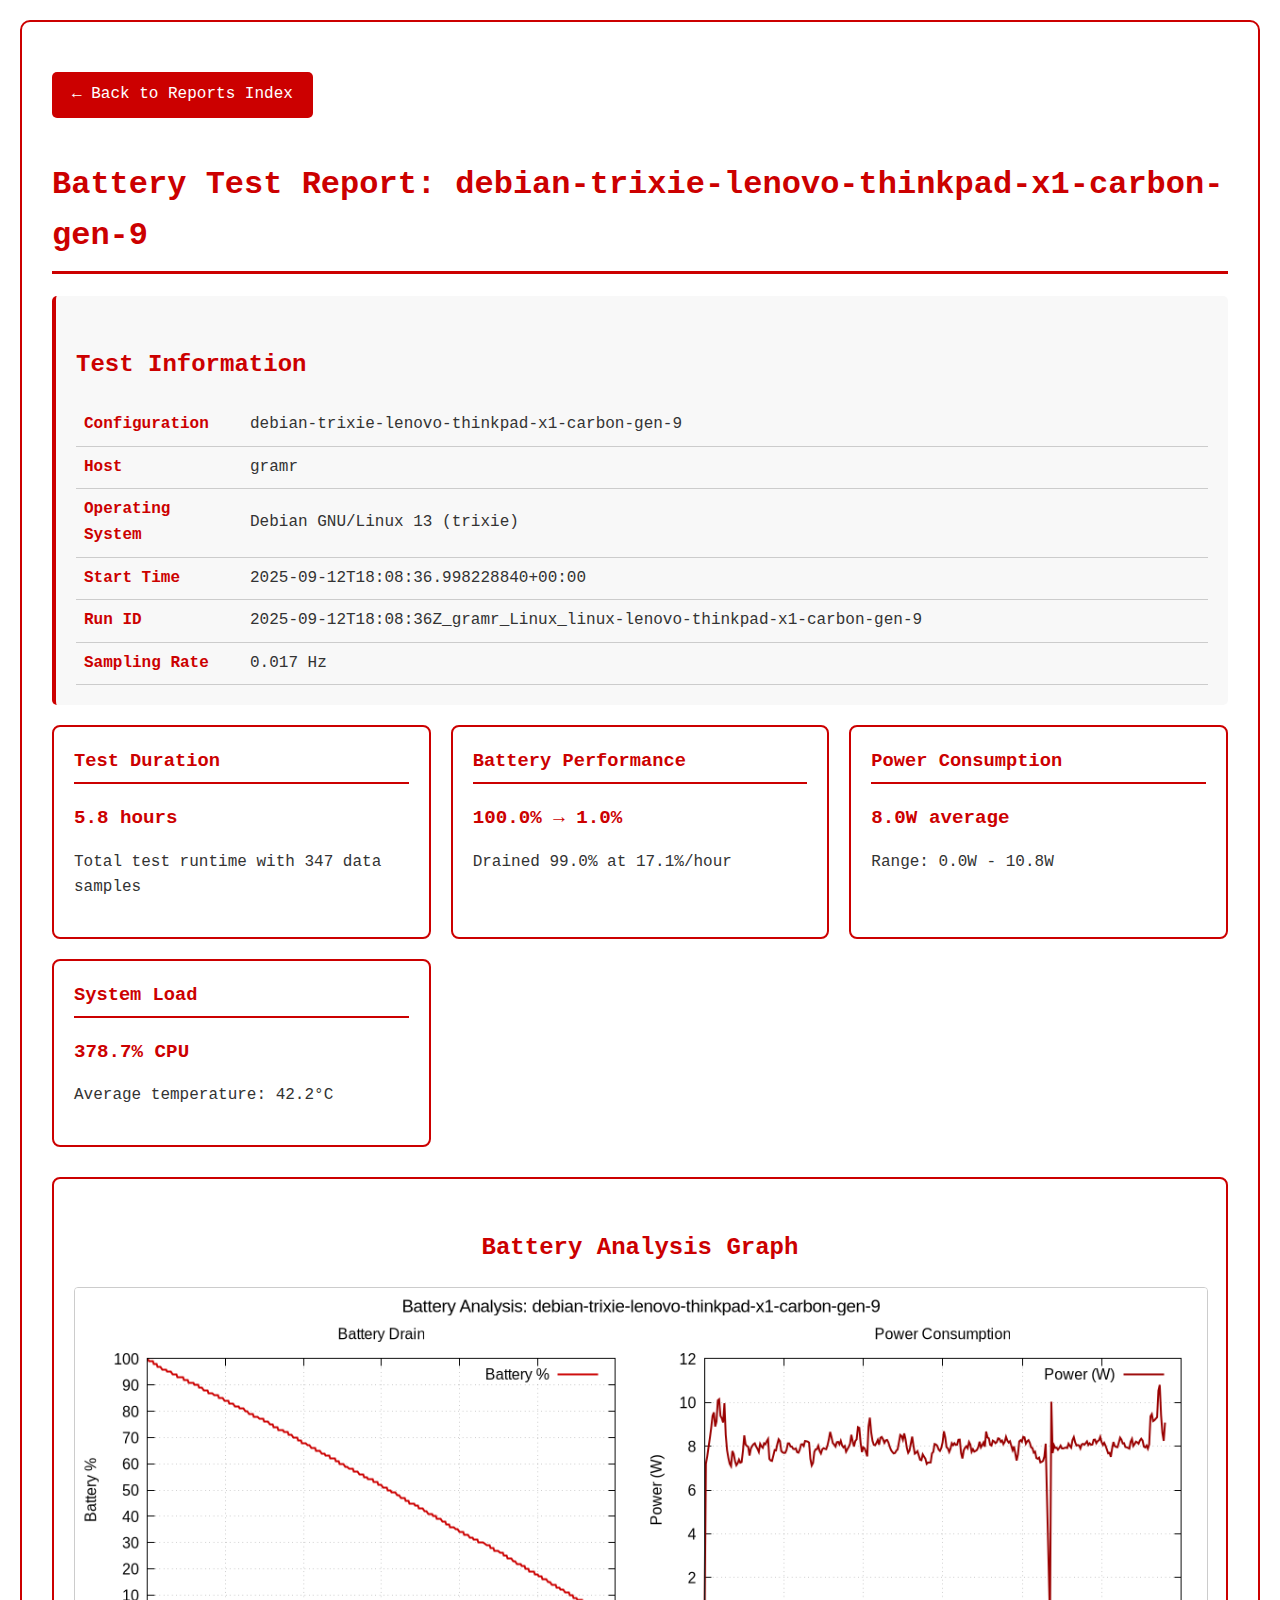
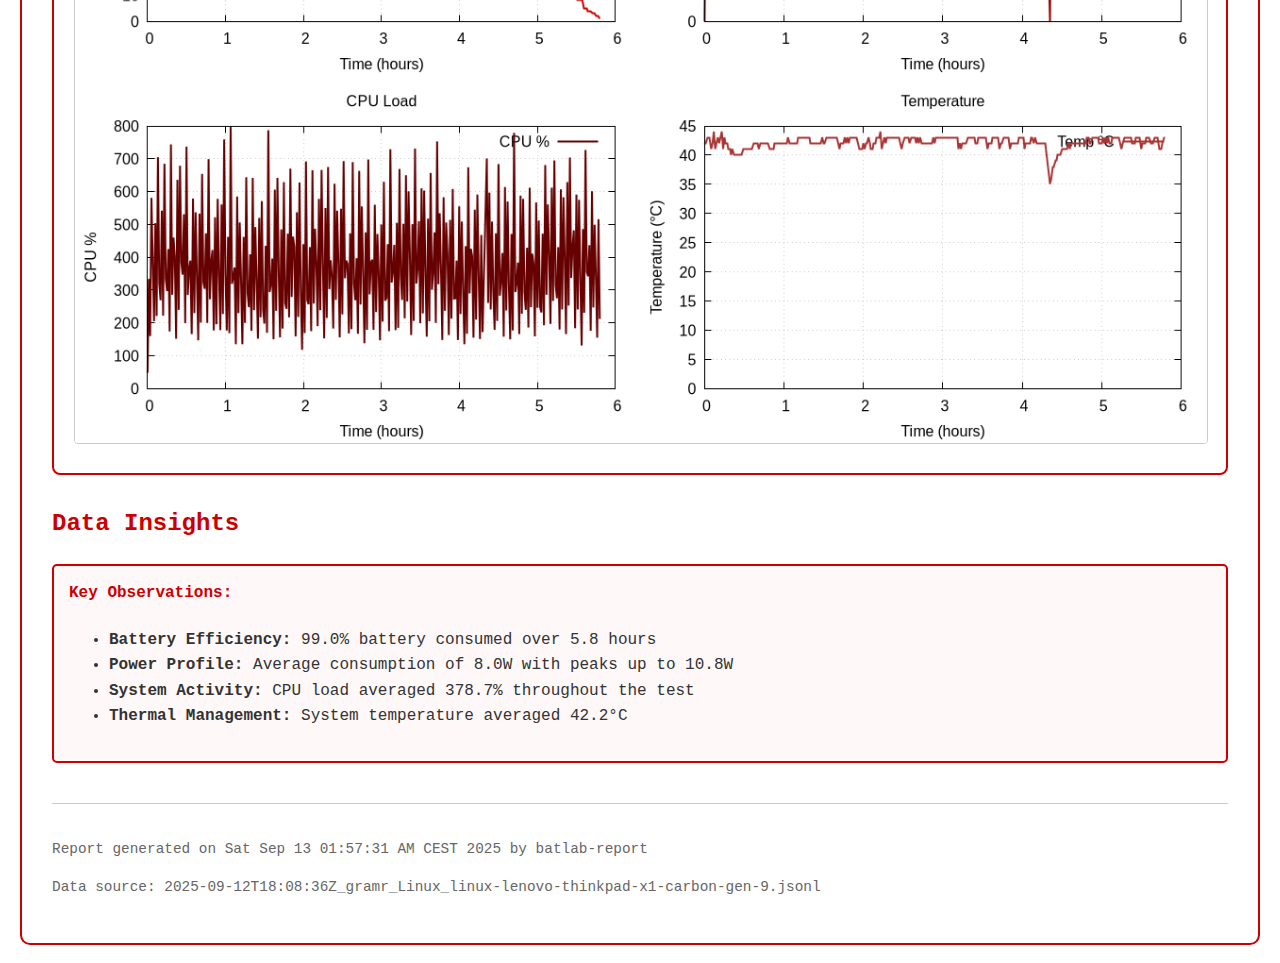
<file: docs/reports/linux-lenovo-thinkpad-x1-carbon-gen-9.html>
<!DOCTYPE html>
<html lang="en">
<head>
    <meta charset="UTF-8">
    <meta name="viewport" content="width=device-width, initial-scale=1.0">
    <title>Battery Report: debian-trixie-lenovo-thinkpad-x1-carbon-gen-9</title>
    <link rel="stylesheet" href="../css/report-styles.css">
</head>
<body>
    <div class="container">
        <a href="../index.html" class="back-link">← Back to Reports Index</a>
        <h1>Battery Test Report: debian-trixie-lenovo-thinkpad-x1-carbon-gen-9</h1>

        <div class="metadata">
            <h2>Test Information</h2>
            <table>
                <tr><td>Configuration</td><td>debian-trixie-lenovo-thinkpad-x1-carbon-gen-9</td></tr>
                <tr><td>Host</td><td>gramr</td></tr>
                <tr><td>Operating System</td><td>Debian GNU/Linux 13 (trixie)</td></tr>
                <tr><td>Start Time</td><td>2025-09-12T18:08:36.998228840+00:00</td></tr>
                <tr><td>Run ID</td><td>2025-09-12T18:08:36Z_gramr_Linux_linux-lenovo-thinkpad-x1-carbon-gen-9</td></tr>
                <tr><td>Sampling Rate</td><td>0.017 Hz</td></tr>
            </table>
        </div>

        <div class="stats">
            <div class="stat-card">
                <h3>Test Duration</h3>
                <div class="stat-value">5.8 hours</div>
                <p>Total test runtime with 347 data samples</p>
            </div>
            <div class="stat-card">
                <h3>Battery Performance</h3>
                <div class="stat-value">100.0% → 1.0%</div>
                <p>Drained 99.0% at 17.1%/hour</p>
            </div>
            <div class="stat-card">
                <h3>Power Consumption</h3>
                <div class="stat-value">8.0W average</div>
                <p>Range: 0.0W - 10.8W</p>
            </div>
            <div class="stat-card">
                <h3>System Load</h3>
                <div class="stat-value">378.7% CPU</div>
                <p>Average temperature: 42.2°C</p>
            </div>
        </div>

        <div class="graph-container">
            <h2>Battery Analysis Graph</h2>
            <img src="linux-lenovo-thinkpad-x1-carbon-gen-9.png" alt="Battery Analysis Graph" />
        </div>

        <h2>Data Insights</h2>
        <div class="insights">
            <h4>Key Observations:</h4>
            <ul>
                <li><strong>Battery Efficiency:</strong> 99.0% battery consumed over 5.8 hours</li>
                <li><strong>Power Profile:</strong> Average consumption of 8.0W with peaks up to 10.8W</li>
                <li><strong>System Activity:</strong> CPU load averaged 378.7% throughout the test</li>
                <li><strong>Thermal Management:</strong> System temperature averaged 42.2°C</li>
            </ul>
        </div>

        <div class="footer">
            <p>Report generated on Sat Sep 13 01:57:31 AM CEST 2025 by batlab-report</p>
            <p>Data source: 2025-09-12T18:08:36Z_gramr_Linux_linux-lenovo-thinkpad-x1-carbon-gen-9.jsonl</p>
        </div>
    </div>
</body>
</html>
</file>
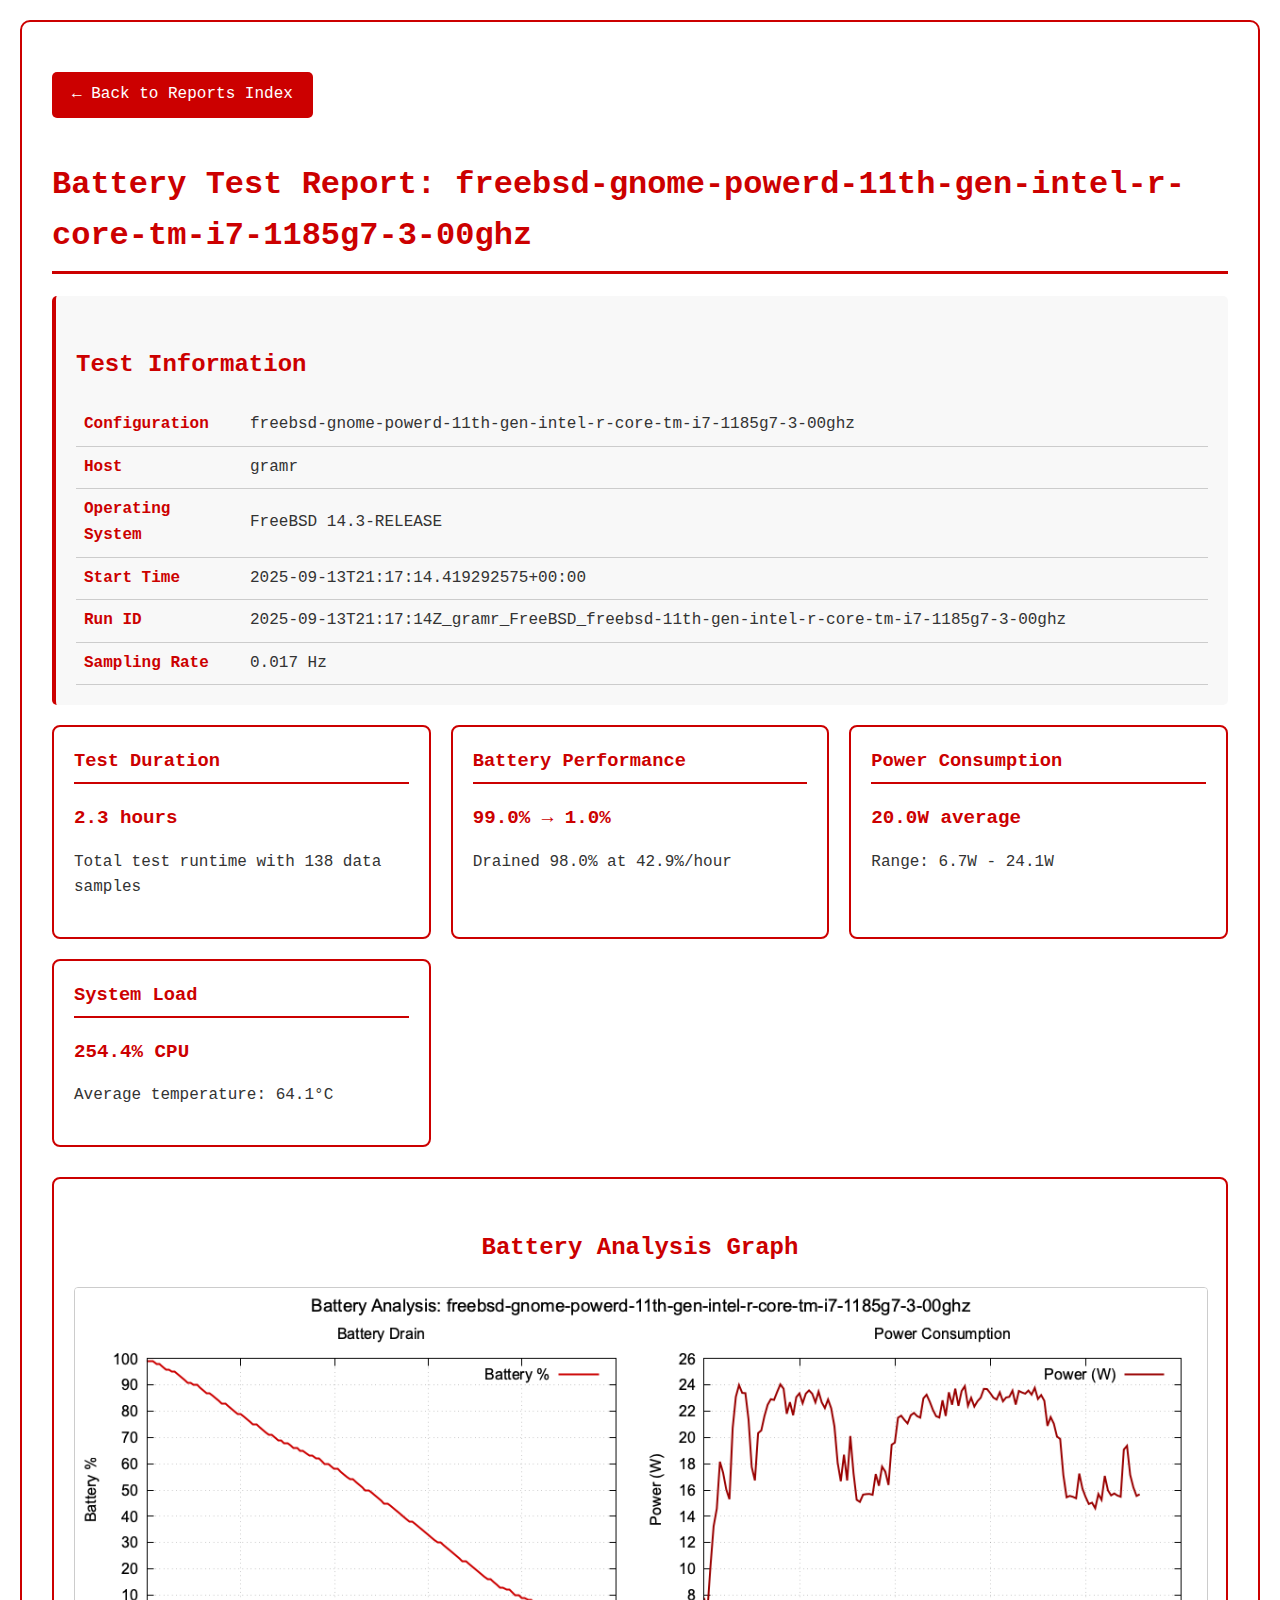
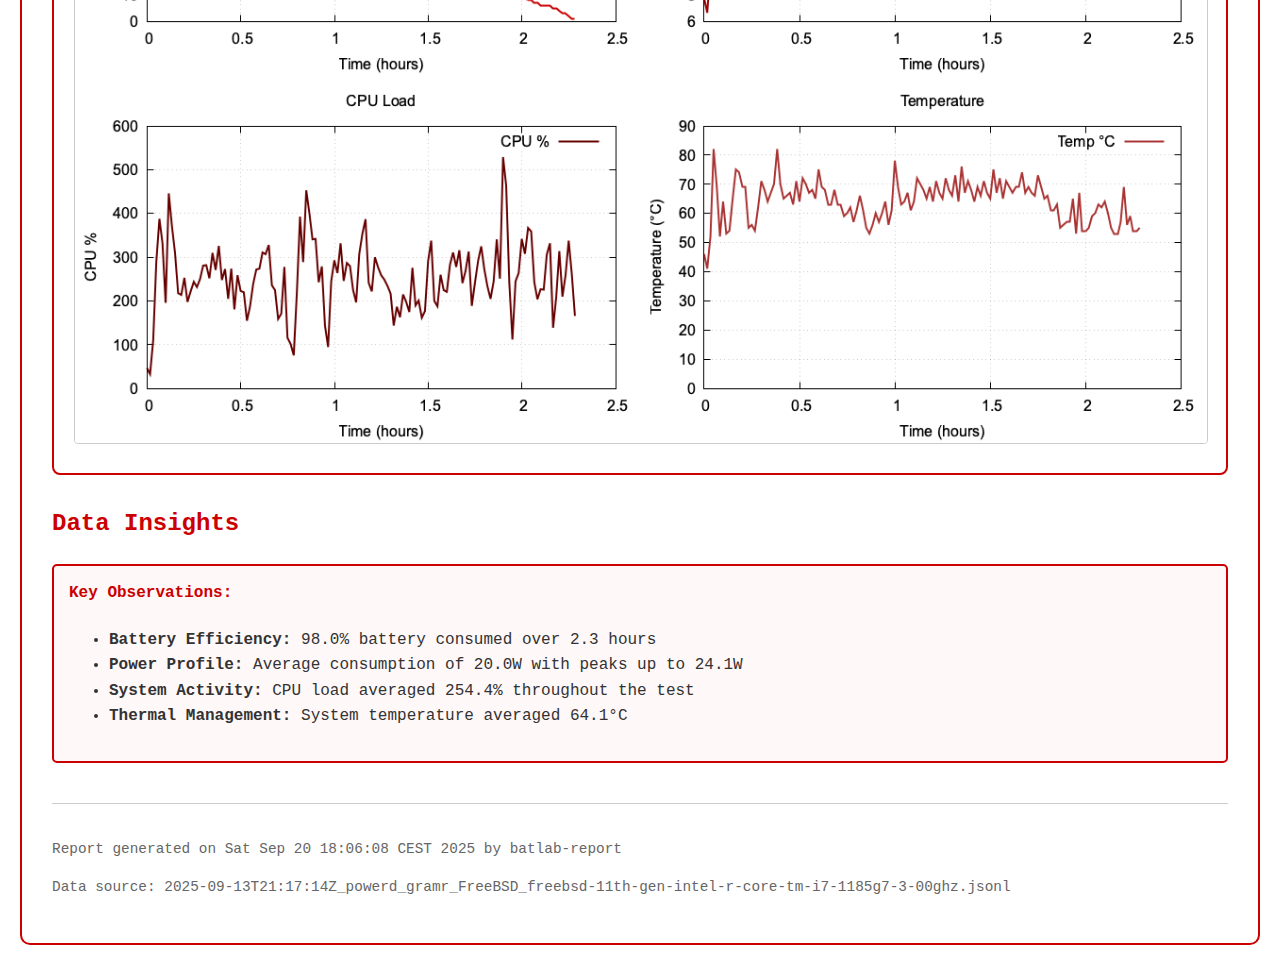
<file: docs/reports/powerdFreeBSD_freebsd-11th-gen-intel-r-core-tm-i7-1185g7-3-00ghz.html>
<!DOCTYPE html>
<html lang="en">
<head>
    <meta charset="UTF-8">
    <meta name="viewport" content="width=device-width, initial-scale=1.0">
    <title>Battery Report: freebsd-gnome-powerd-11th-gen-intel-r-core-tm-i7-1185g7-3-00ghz</title>
    <link rel="stylesheet" href="../css/report-styles.css">
</head>
<body>
    <div class="container">
        <a href="../index.html" class="back-link">← Back to Reports Index</a>
        <h1>Battery Test Report: freebsd-gnome-powerd-11th-gen-intel-r-core-tm-i7-1185g7-3-00ghz</h1>

        <div class="metadata">
            <h2>Test Information</h2>
            <table>
                <tr><td>Configuration</td><td>freebsd-gnome-powerd-11th-gen-intel-r-core-tm-i7-1185g7-3-00ghz</td></tr>
                <tr><td>Host</td><td>gramr</td></tr>
                <tr><td>Operating System</td><td>FreeBSD 14.3-RELEASE</td></tr>
                <tr><td>Start Time</td><td>2025-09-13T21:17:14.419292575+00:00</td></tr>
                <tr><td>Run ID</td><td>2025-09-13T21:17:14Z_gramr_FreeBSD_freebsd-11th-gen-intel-r-core-tm-i7-1185g7-3-00ghz</td></tr>
                <tr><td>Sampling Rate</td><td>0.017 Hz</td></tr>
            </table>
        </div>

        <div class="stats">
            <div class="stat-card">
                <h3>Test Duration</h3>
                <div class="stat-value">2.3 hours</div>
                <p>Total test runtime with 138 data samples</p>
            </div>
            <div class="stat-card">
                <h3>Battery Performance</h3>
                <div class="stat-value">99.0% → 1.0%</div>
                <p>Drained 98.0% at 42.9%/hour</p>
            </div>
            <div class="stat-card">
                <h3>Power Consumption</h3>
                <div class="stat-value">20.0W average</div>
                <p>Range: 6.7W - 24.1W</p>
            </div>
            <div class="stat-card">
                <h3>System Load</h3>
                <div class="stat-value">254.4% CPU</div>
                <p>Average temperature: 64.1°C</p>
            </div>
        </div>

        <div class="graph-container">
            <h2>Battery Analysis Graph</h2>
            <img src="powerdFreeBSD_freebsd-11th-gen-intel-r-core-tm-i7-1185g7-3-00ghz.png" alt="Battery Analysis Graph" />
        </div>

        <h2>Data Insights</h2>
        <div class="insights">
            <h4>Key Observations:</h4>
            <ul>
                <li><strong>Battery Efficiency:</strong> 98.0% battery consumed over 2.3 hours</li>
                <li><strong>Power Profile:</strong> Average consumption of 20.0W with peaks up to 24.1W</li>
                <li><strong>System Activity:</strong> CPU load averaged 254.4% throughout the test</li>
                <li><strong>Thermal Management:</strong> System temperature averaged 64.1°C</li>
            </ul>
        </div>

        <div class="footer">
            <p>Report generated on Sat Sep 20 18:06:08 CEST 2025 by batlab-report</p>
            <p>Data source: 2025-09-13T21:17:14Z_powerd_gramr_FreeBSD_freebsd-11th-gen-intel-r-core-tm-i7-1185g7-3-00ghz.jsonl</p>
        </div>
    </div>
</body>
</html>
</file>
<file: docs/css/index-styles.css>
@import url("https://cdnjs.cloudflare.com/ajax/libs/font-awesome/6.4.0/css/all.min.css");

:root {
    --accent-color: #cc0000;
    --accent-color-dark: #990000;
}

body {
    font-family:
        "Monaco", "Menlo", "Ubuntu Mono", "Consolas", "source-code-pro",
        monospace;
    line-height: 1.6;
    margin: 0;
    padding: 20px;
    background: #ffffff;
    min-height: 100vh;
    color: #333333;
}

.container {
    max-width: 1000px;
    margin: 0 auto;
    background: #ffffff;
    padding: 40px;
    border-radius: 15px;
    border: 3px solid var(--accent-color);
}

.header {
    text-align: center;
    margin-bottom: 40px;
}

.header-icons {
    font-size: 4em;
    margin-bottom: 20px;
    display: flex;
    justify-content: center;
    align-items: center;
    gap: 20px;
    color: var(--accent-color);
    text-shadow: 0 2px 4px rgba(0, 0, 0, 0.1);
}

.header-icons i,
.header-icons span {
    transition:
        transform 0.3s ease,
        filter 0.3s ease;
    font-style: normal;
    width: 1.2em;
    text-align: center;
    font-size: 1em;
    display: inline-block;
}

.header-icons i:hover,
.header-icons span:hover {
    transform: scale(1.1);
    filter: brightness(1.2);
}

.header-icons .fa-linux {
    color: #000000;
}

.header-icons .fa-freebsd {
    color: var(--accent-color);
}

.header-icons .openbsd-icon {
    font-family:
        "Apple Color Emoji", "Segoe UI Emoji", "Noto Color Emoji", sans-serif;
    font-size: 1em;
}

.header-icons .fa-battery-three-quarters {
    color: #28a745;
}

/* Add subtle animation to the battery */
.header-icons .fa-battery-three-quarters {
    animation: pulse 2s infinite;
}

@keyframes pulse {
    0%,
    100% {
        opacity: 1;
    }
    50% {
        opacity: 0.7;
    }
}

.header h1 {
    color: var(--accent-color);
    font-size: 2.5em;
    margin-bottom: 10px;
    font-family:
        "Monaco", "Menlo", "Ubuntu Mono", "Consolas", "source-code-pro",
        monospace;
}

.header p {
    color: #666666;
    font-size: 1.2em;
    font-family:
        "Monaco", "Menlo", "Ubuntu Mono", "Consolas", "source-code-pro",
        monospace;
}

.reports-grid {
    display: grid;
    grid-template-columns: repeat(auto-fill, minmax(300px, 1fr));
    gap: 20px;
    margin: 30px 0;
}

.report-card {
    background: #ffffff;
    border: 2px solid var(--accent-color);
    border-radius: 10px;
    padding: 20px;
    transition:
        transform 0.2s,
        border-color 0.2s;
}

.report-card:hover {
    transform: translateY(-2px);
    border-color: var(--accent-color-dark);
}

.report-card h3 {
    margin-top: 0;
    color: var(--accent-color);
    border-bottom: 2px solid var(--accent-color);
    padding-bottom: 10px;
    font-family:
        "Monaco", "Menlo", "Ubuntu Mono", "Consolas", "source-code-pro",
        monospace;
}

.report-card p {
    color: #666666;
    margin: 10px 0;
    font-family:
        "Monaco", "Menlo", "Ubuntu Mono", "Consolas", "source-code-pro",
        monospace;
}

.report-card a {
    display: inline-block;
    padding: 10px 20px;
    background: var(--accent-color);
    color: white;
    text-decoration: none;
    border-radius: 5px;
    transition: background 0.3s;
    margin-top: 10px;
    font-family:
        "Monaco", "Menlo", "Ubuntu Mono", "Consolas", "source-code-pro",
        monospace;
}

.report-card a:hover {
    background: var(--accent-color-dark);
}

.no-reports {
    text-align: center;
    background: #fff8f8;
    border: 2px solid var(--accent-color);
    padding: 30px;
    border-radius: 10px;
    margin: 20px 0;
}

.no-reports h3 {
    color: var(--accent-color);
    margin-top: 0;
    font-family:
        "Monaco", "Menlo", "Ubuntu Mono", "Consolas", "source-code-pro",
        monospace;
}

.about {
    background: #f8f8f8;
    border-left: 4px solid var(--accent-color);
    padding: 20px;
    margin: 30px 0;
    border-radius: 0 8px 8px 0;
}

.about h3 {
    margin-top: 0;
    color: var(--accent-color);
    font-family:
        "Monaco", "Menlo", "Ubuntu Mono", "Consolas", "source-code-pro",
        monospace;
}

.about p {
    font-family:
        "Monaco", "Menlo", "Ubuntu Mono", "Consolas", "source-code-pro",
        monospace;
}

.about ul {
    font-family:
        "Monaco", "Menlo", "Ubuntu Mono", "Consolas", "source-code-pro",
        monospace;
}

.about a {
    color: var(--accent-color);
    text-decoration: none;
    font-weight: bold;
}

.about a:hover {
    color: var(--accent-color-dark);
    text-decoration: underline;
}

.stats {
    display: flex;
    justify-content: space-around;
    background: #f8f8f8;
    padding: 20px;
    border-radius: 10px;
    margin: 20px 0;
    border: 2px solid var(--accent-color);
}

.stat {
    text-align: center;
}

.stat-value {
    font-size: 2em;
    font-weight: bold;
    color: var(--accent-color);
    font-family:
        "Monaco", "Menlo", "Ubuntu Mono", "Consolas", "source-code-pro",
        monospace;
}

.stat-label {
    color: #666666;
    font-size: 0.9em;
    font-family:
        "Monaco", "Menlo", "Ubuntu Mono", "Consolas", "source-code-pro",
        monospace;
}

.footer {
    margin-top: 40px;
    padding-top: 20px;
    border-top: 1px solid #cccccc;
    text-align: center;
    color: #666666;
    font-family:
        "Monaco", "Menlo", "Ubuntu Mono", "Consolas", "source-code-pro",
        monospace;
}
</file>
<file: docs/css/report-styles.css>
@import url("https://cdnjs.cloudflare.com/ajax/libs/font-awesome/6.4.0/css/all.min.css");

:root {
    --accent-color: #cc0000;
    --accent-color-dark: #990000;
}

body {
    font-family:
        "Monaco", "Menlo", "Ubuntu Mono", "Consolas", "source-code-pro",
        monospace;
    line-height: 1.6;
    margin: 0;
    padding: 20px;
    background-color: #ffffff;
    color: #333333;
}

.container {
    max-width: 1200px;
    margin: 0 auto;
    background: #ffffff;
    padding: 30px;
    border-radius: 10px;
    border: 2px solid var(--accent-color);
}

h1 {
    color: var(--accent-color);
    border-bottom: 3px solid var(--accent-color);
    padding-bottom: 10px;
    font-family:
        "Monaco", "Menlo", "Ubuntu Mono", "Consolas", "source-code-pro",
        monospace;
}

h2 {
    color: var(--accent-color);
    margin-top: 30px;
    font-family:
        "Monaco", "Menlo", "Ubuntu Mono", "Consolas", "source-code-pro",
        monospace;
}

.metadata {
    background: #f8f8f8;
    padding: 20px;
    border-radius: 5px;
    margin: 20px 0;
    border-left: 4px solid var(--accent-color);
}

.metadata table {
    width: 100%;
    border-collapse: collapse;
    font-family:
        "Monaco", "Menlo", "Ubuntu Mono", "Consolas", "source-code-pro",
        monospace;
}

.metadata td {
    padding: 8px;
    border-bottom: 1px solid #cccccc;
}

.metadata td:first-child {
    font-weight: bold;
    color: var(--accent-color);
    width: 150px;
}

.stats {
    display: grid;
    grid-template-columns: repeat(auto-fit, minmax(300px, 1fr));
    gap: 20px;
    margin: 20px 0;
}

.stat-card {
    background: #ffffff;
    border: 2px solid var(--accent-color);
    border-radius: 8px;
    padding: 20px;
}

.stat-card h3 {
    margin-top: 0;
    color: var(--accent-color);
    border-bottom: 2px solid var(--accent-color);
    padding-bottom: 5px;
    font-family:
        "Monaco", "Menlo", "Ubuntu Mono", "Consolas", "source-code-pro",
        monospace;
}

.stat-value {
    font-size: 1.2em;
    font-weight: bold;
    color: var(--accent-color);
    font-family:
        "Monaco", "Menlo", "Ubuntu Mono", "Consolas", "source-code-pro",
        monospace;
}

.graph-container {
    text-align: center;
    margin: 30px 0;
    background: #ffffff;
    padding: 20px;
    border-radius: 8px;
    border: 2px solid var(--accent-color);
}

.graph-container img {
    max-width: 100%;
    height: auto;
    border: 1px solid #cccccc;
    border-radius: 4px;
}

.back-link {
    display: inline-block;
    margin: 20px 0;
    padding: 10px 20px;
    background: var(--accent-color);
    color: white;
    text-decoration: none;
    border-radius: 5px;
    transition: background 0.3s;
    font-family:
        "Monaco", "Menlo", "Ubuntu Mono", "Consolas", "source-code-pro",
        monospace;
}

.back-link:hover {
    background: var(--accent-color-dark);
}

.insights {
    background: #fff8f8;
    border: 2px solid var(--accent-color);
    padding: 15px;
    border-radius: 5px;
}

.insights h4 {
    color: var(--accent-color);
    font-family:
        "Monaco", "Menlo", "Ubuntu Mono", "Consolas", "source-code-pro",
        monospace;
    margin-top: 0;
}

.footer {
    margin-top: 40px;
    padding-top: 20px;
    border-top: 1px solid #cccccc;
    color: #666666;
    font-size: 0.9em;
    font-family:
        "Monaco", "Menlo", "Ubuntu Mono", "Consolas", "source-code-pro",
        monospace;
}
</file>
